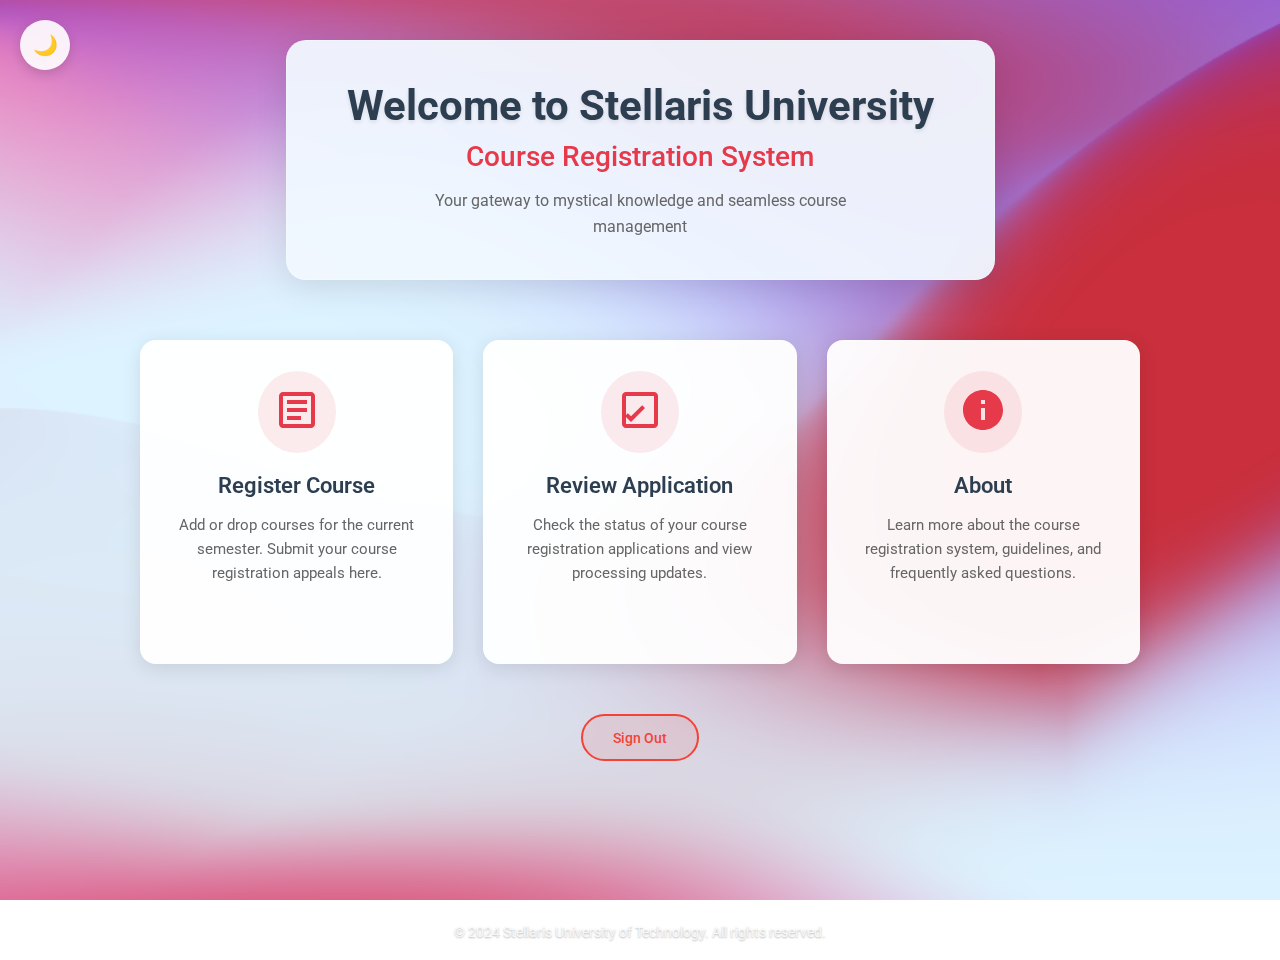
<file: index.html>
<!DOCTYPE html>
<html lang="en">

<head>
    <meta charset="UTF-8">
    <meta name="viewport" content="width=device-width, initial-scale=1.0">
    <link rel="stylesheet" href="style/style.css">
    <link rel="preconnect" href="https://fonts.googleapis.com">
    <link rel="preconnect" href="https://fonts.gstatic.com" crossorigin>
    <link
        href="https://fonts.googleapis.com/css2?family=Ribeye&family=Roboto:ital,wght@0,100..900;1,100..900&display=swap"
        rel="stylesheet">
    <title>Stellaris University Course Registration System</title>
</head>

<body>
    <div class="main-container">
        <!-- Header Section -->
        <header class="main-header">
            <div class="logo-section">
                <h1 class="main-title">Welcome to Stellaris University</h1>
                <h2 class="sub-title">Course Registration System</h2>
                <p class="welcome-text">Your gateway to mystical knowledge and seamless course management</p>
            </div>
        </header>

        <!-- Navigation Cards Section -->
        <section class="navigation-section">
            <div class="nav-cards-container">
                <div class="nav-card" onclick="location.href='course-registration.html'">
                    <div class="card-icon">
                        <svg width="48" height="48" viewBox="0 0 24 24" fill="none" xmlns="http://www.w3.org/2000/svg">
                            <path
                                d="M19 3H5C3.9 3 3 3.9 3 5V19C3 20.1 3.9 21 5 21H19C20.1 21 21 20.1 21 19V5C21 3.9 20.1 3 19 3ZM5 19V5H19V19H5Z"
                                fill="currentColor" />
                            <path d="M14 17H7V15H14V17ZM17 13H7V11H17V13ZM17 9H7V7H17V9Z" fill="currentColor" />
                        </svg>
                    </div>
                    <h3 class="card-title">Register Course</h3>
                    <p class="card-description">Add or drop courses for the current semester. Submit your course
                        registration appeals here.</p>
                    <div class="card-arrow">→</div>
                </div>

                <div class="nav-card" onclick="location.href='review-application.html'">
                    <div class="card-icon">
                        <svg width="48" height="48" viewBox="0 0 24 24" fill="none" xmlns="http://www.w3.org/2000/svg">
                            <path
                                d="M19 3H5C3.9 3 3 3.9 3 5V19C3 20.1 3.9 21 5 21H19C20.1 21 21 20.1 21 19V5C21 3.9 20.1 3 19 3ZM19 19H5V5H19V19Z"
                                fill="currentColor" />
                            <path d="M7.5 18L4.5 15L5.91 13.59L7.5 15.17L13.09 9.59L14.5 11L7.5 18Z"
                                fill="currentColor" />
                        </svg>
                    </div>
                    <h3 class="card-title">Review Application</h3>
                    <p class="card-description">Check the status of your course registration applications and view
                        processing updates.</p>
                    <div class="card-arrow">→</div>
                </div>

                <div class="nav-card" onclick="location.href='about.html'">
                    <div class="card-icon">
                        <svg width="48" height="48" viewBox="0 0 24 24" fill="none" xmlns="http://www.w3.org/2000/svg">
                            <path
                                d="M12 2C6.48 2 2 6.48 2 12C2 17.52 6.48 22 12 22C17.52 22 22 17.52 22 12C22 6.48 17.52 2 12 2ZM13 17H11V11H13V17ZM13 9H11V7H13V9Z"
                                fill="currentColor" />
                        </svg>
                    </div>
                    <h3 class="card-title">About</h3>
                    <p class="card-description">Learn more about the course registration system, guidelines, and
                        frequently asked questions.</p>
                    <div class="card-arrow">→</div>
                </div>
            </div>
        </section>

        <!-- Quick Actions Section -->
        <section class="quick-actions">
            <div class="actions-container">
                <div class="action-item">
                    <a href="login.html" class="action-link signout-action">
                        <span class="action-text">Sign Out</span>
                    </a>
                </div>
            </div>
        </section>

        <!-- Footer Section -->
        <footer class="main-footer">
            <p>&copy; 2024 Stellaris University of Technology. All rights reserved.</p>
        </footer>
    </div>

    <script src="script/main.js"></script>
</body>

</html>
</file>
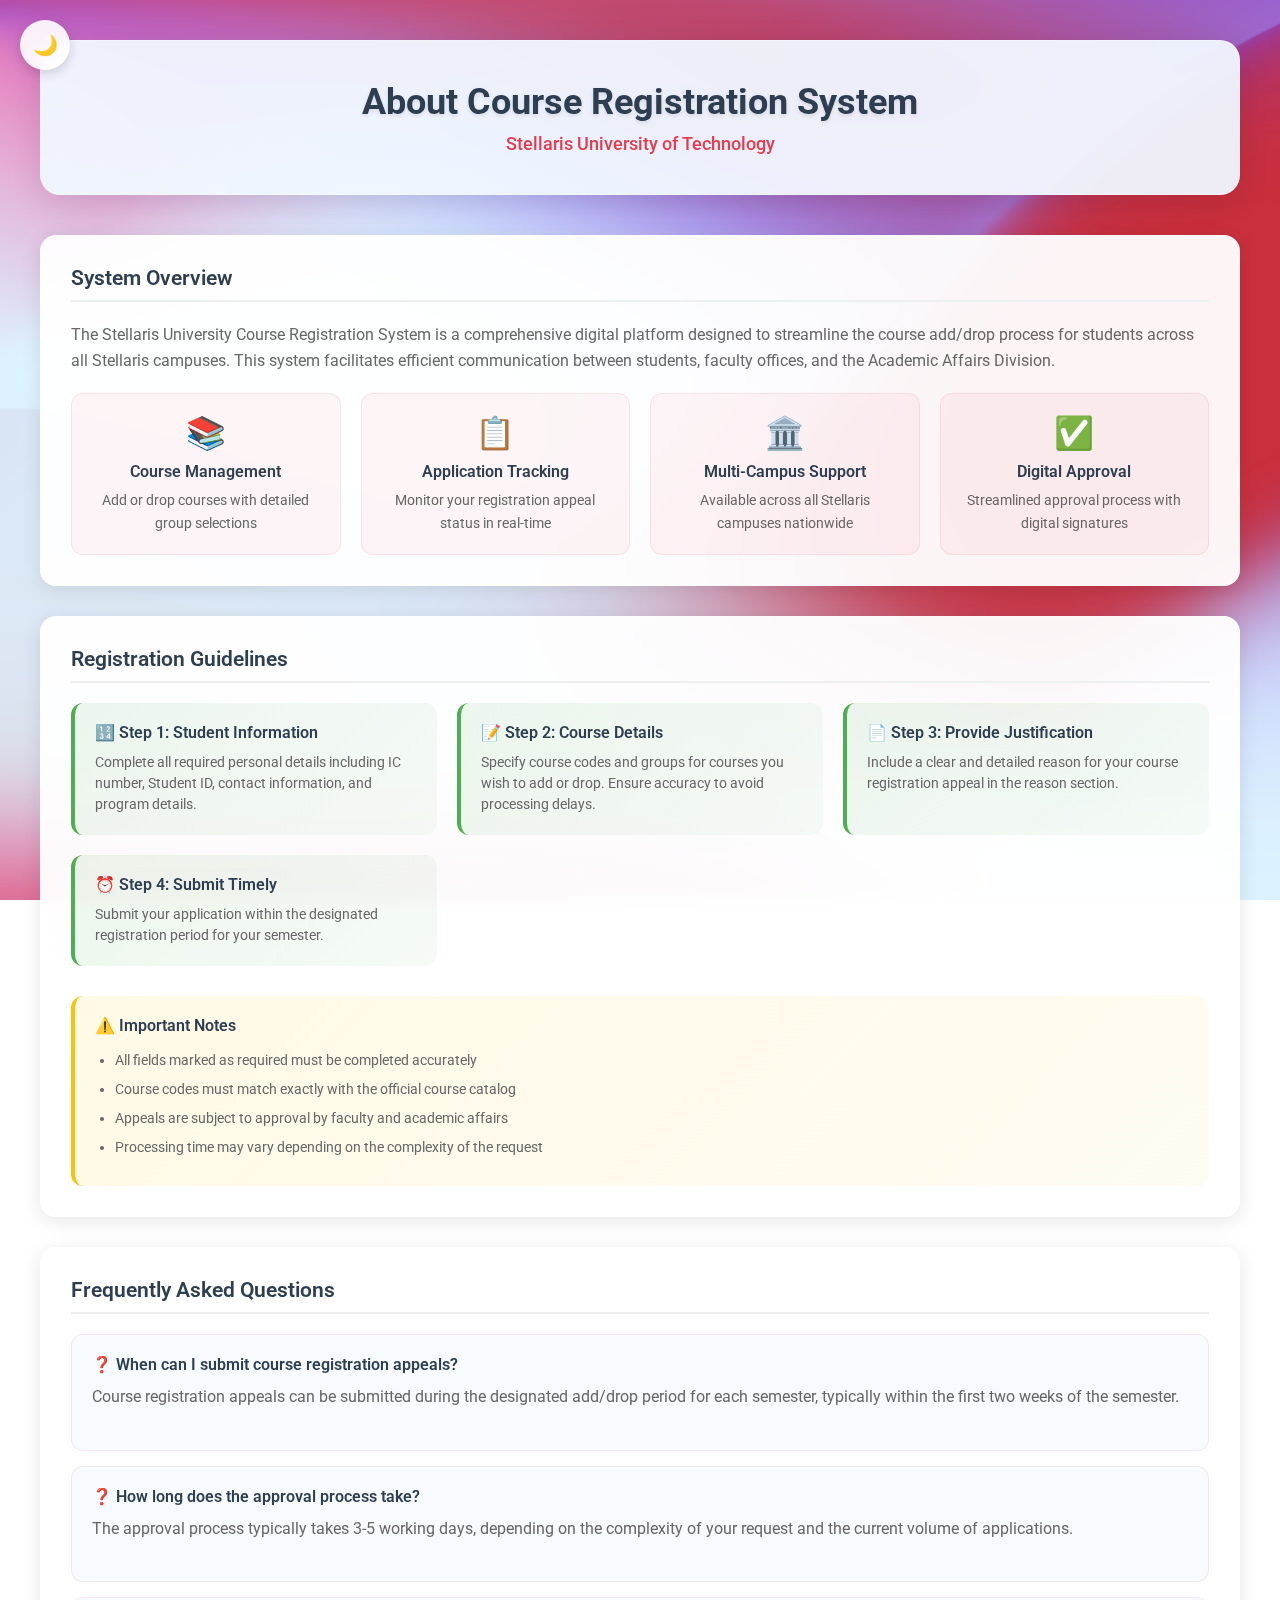
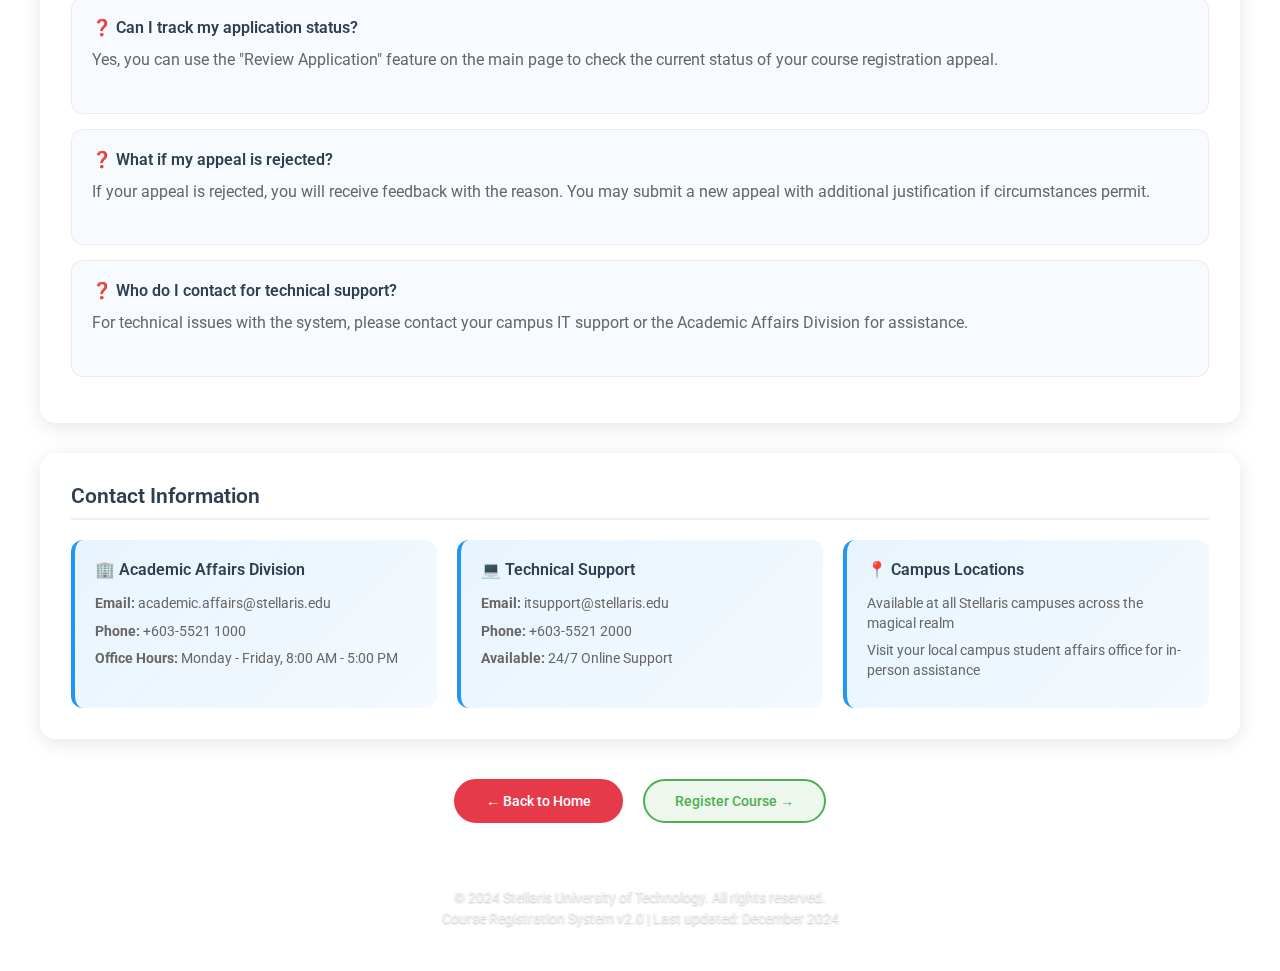
<file: about.html>
<!DOCTYPE html>
<html lang="en">

<head>
    <meta charset="UTF-8">
    <meta name="viewport" content="width=device-width, initial-scale=1.0">
    <link rel="stylesheet" href="style/style.css">
    <link rel="preconnect" href="https://fonts.googleapis.com">
    <link rel="preconnect" href="https://fonts.gstatic.com" crossorigin>
    <link
        href="https://fonts.googleapis.com/css2?family=Ribeye&family=Roboto:ital,wght@0,100..900;1,100..900&display=swap"
        rel="stylesheet">
    <title>About - Stellaris University Course Registration System</title>
</head>

<body>
    <div class="about-container">
        <!-- Header Section -->
        <header class="about-header">
            <div class="about-logo-section">
                <h1 class="about-title">About Course Registration System</h1>
                <p class="about-subtitle">Stellaris University of Technology</p>
            </div>
        </header>

        <!-- Main Content -->
        <main class="about-content">
            <!-- System Overview -->
            <section class="about-section">
                <div class="section-card">
                    <h2 class="section-title">System Overview</h2>
                    <div class="section-content">
                        <p>The Stellaris University Course Registration System is a comprehensive digital platform
                            designed to
                            streamline the course add/drop process for students across all Stellaris campuses. This
                            system
                            facilitates efficient communication between students, faculty offices, and the Academic
                            Affairs Division.</p>

                        <div class="features-grid">
                            <div class="feature-item">
                                <div class="feature-icon">📚</div>
                                <h3>Course Management</h3>
                                <p>Add or drop courses with detailed group selections</p>
                            </div>
                            <div class="feature-item">
                                <div class="feature-icon">📋</div>
                                <h3>Application Tracking</h3>
                                <p>Monitor your registration appeal status in real-time</p>
                            </div>
                            <div class="feature-item">
                                <div class="feature-icon">🏛️</div>
                                <h3>Multi-Campus Support</h3>
                                <p>Available across all Stellaris campuses nationwide</p>
                            </div>
                            <div class="feature-item">
                                <div class="feature-icon">✅</div>
                                <h3>Digital Approval</h3>
                                <p>Streamlined approval process with digital signatures</p>
                            </div>
                        </div>
                    </div>
                </div>
            </section>

            <!-- Guidelines -->
            <section class="about-section">
                <div class="section-card">
                    <h2 class="section-title">Registration Guidelines</h2>
                    <div class="section-content">
                        <div class="guidelines-grid">
                            <div class="guideline-item">
                                <h3>🔢 Step 1: Student Information</h3>
                                <p>Complete all required personal details including IC number, Student ID, contact
                                    information, and program details.</p>
                            </div>
                            <div class="guideline-item">
                                <h3>📝 Step 2: Course Details</h3>
                                <p>Specify course codes and groups for courses you wish to add or drop. Ensure accuracy
                                    to avoid processing delays.</p>
                            </div>
                            <div class="guideline-item">
                                <h3>📄 Step 3: Provide Justification</h3>
                                <p>Include a clear and detailed reason for your course registration appeal in the reason
                                    section.</p>
                            </div>
                            <div class="guideline-item">
                                <h3>⏰ Step 4: Submit Timely</h3>
                                <p>Submit your application within the designated registration period for your semester.
                                </p>
                            </div>
                        </div>

                        <div class="important-notice">
                            <h3>⚠️ Important Notes</h3>
                            <ul>
                                <li>All fields marked as required must be completed accurately</li>
                                <li>Course codes must match exactly with the official course catalog</li>
                                <li>Appeals are subject to approval by faculty and academic affairs</li>
                                <li>Processing time may vary depending on the complexity of the request</li>
                            </ul>
                        </div>
                    </div>
                </div>
            </section>

            <!-- FAQ Section -->
            <section class="about-section">
                <div class="section-card">
                    <h2 class="section-title">Frequently Asked Questions</h2>
                    <div class="section-content">
                        <div class="faq-list">
                            <div class="faq-item">
                                <h3 class="faq-question">❓ When can I submit course registration appeals?</h3>
                                <p class="faq-answer">Course registration appeals can be submitted during the designated
                                    add/drop period for each semester, typically within the first two weeks of the
                                    semester.</p>
                            </div>

                            <div class="faq-item">
                                <h3 class="faq-question">❓ How long does the approval process take?</h3>
                                <p class="faq-answer">The approval process typically takes 3-5 working days, depending
                                    on the complexity of your request and the current volume of applications.</p>
                            </div>

                            <div class="faq-item">
                                <h3 class="faq-question">❓ Can I track my application status?</h3>
                                <p class="faq-answer">Yes, you can use the "Review Application" feature on the main page
                                    to check the current status of your course registration appeal.</p>
                            </div>

                            <div class="faq-item">
                                <h3 class="faq-question">❓ What if my appeal is rejected?</h3>
                                <p class="faq-answer">If your appeal is rejected, you will receive feedback with the
                                    reason. You may submit a new appeal with additional justification if circumstances
                                    permit.</p>
                            </div>

                            <div class="faq-item">
                                <h3 class="faq-question">❓ Who do I contact for technical support?</h3>
                                <p class="faq-answer">For technical issues with the system, please contact your campus
                                    IT support or the Academic Affairs Division for assistance.</p>
                            </div>
                        </div>
                    </div>
                </div>
            </section>

            <!-- Contact Information -->
            <section class="about-section">
                <div class="section-card">
                    <h2 class="section-title">Contact Information</h2>
                    <div class="section-content">
                        <div class="contact-grid">
                            <div class="contact-item">
                                <h3>🏢 Academic Affairs Division</h3>
                                <p><strong>Email:</strong> academic.affairs@stellaris.edu</p>
                                <p><strong>Phone:</strong> +603-5521 1000</p>
                                <p><strong>Office Hours:</strong> Monday - Friday, 8:00 AM - 5:00 PM</p>
                            </div>

                            <div class="contact-item">
                                <h3>💻 Technical Support</h3>
                                <p><strong>Email:</strong> itsupport@stellaris.edu</p>
                                <p><strong>Phone:</strong> +603-5521 2000</p>
                                <p><strong>Available:</strong> 24/7 Online Support</p>
                            </div>

                            <div class="contact-item">
                                <h3>📍 Campus Locations</h3>
                                <p>Available at all Stellaris campuses across the magical realm</p>
                                <p>Visit your local campus student affairs office for in-person assistance</p>
                            </div>
                        </div>
                    </div>
                </div>
            </section>
        </main>

        <!-- Navigation -->
        <div class="about-navigation">
            <a href="index.html" class="nav-btn primary-btn">← Back to Home</a>
            <a href="course-registration.html" class="nav-btn secondary-btn">Register Course →</a>
        </div>

        <!-- Footer -->
        <footer class="about-footer">
            <p>&copy; 2024 Stellaris University of Technology. All rights reserved.</p>
            <p>Course Registration System v2.0 | Last updated: December 2024</p>
        </footer>
    </div>

    <script src="script/main.js"></script>
</body>

</html>
</file>
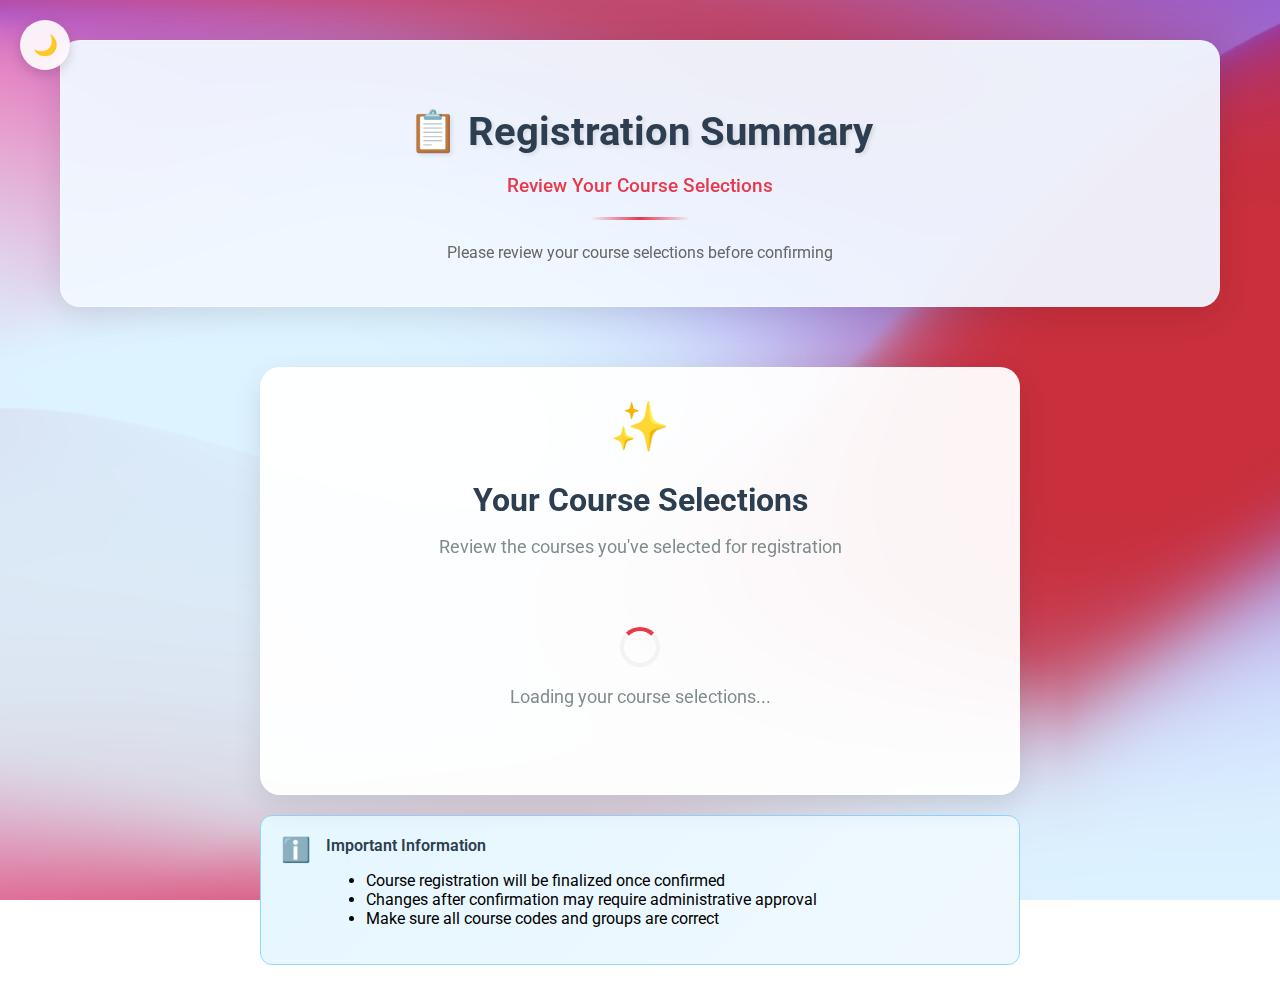
<file: course-confirmation.html>
<!DOCTYPE html>
<html lang="en">

<head>
    <meta charset="UTF-8">
    <meta name="viewport" content="width=device-width, initial-scale=1.0">
    <link rel="stylesheet" href="style/style.css">
    <link rel="preconnect" href="https://fonts.googleapis.com">
    <link rel="preconnect" href="https://fonts.gstatic.com" crossorigin>
    <link
        href="https://fonts.googleapis.com/css2?family=Ribeye&family=Roboto:ital,wght@0,100..900;1,100..900&display=swap"
        rel="stylesheet">
    <title>Course Registration Summary - Stellaris University</title>
</head>

<body>
    <div class="course-registration-container">
        <!-- Header Section -->
        <header class="course-header">
            <div class="header-content">
                <h1 class="course-title">📋 Registration Summary</h1>
                <p class="course-subtitle">Review Your Course Selections</p>
                <div class="magic-divider"></div>
                <p class="course-description">Please review your course selections before confirming</p>
            </div>
        </header>

        <!-- Summary Container -->
        <div class="confirmation-container">
            <div class="summary-card">
                <div class="summary-header">
                    <div class="summary-icon">✨</div>
                    <h2 class="summary-title">Your Course Selections</h2>
                    <p class="summary-description">Review the courses you've selected for registration</p>
                </div>

                <!-- Loading State -->
                <div id="loading-state" class="loading-state">
                    <div class="loading-spinner"></div>
                    <p>Loading your course selections...</p>
                </div>

                <!-- No Courses State -->
                <div id="no-courses-state" class="no-courses-state" style="display: none;">
                    <div class="no-courses-icon">📚</div>
                    <h3>No Course Data Found</h3>
                    <p>It seems you haven't selected any courses yet.</p>
                    <a href="course-registration.html" class="btn btn-primary">
                        <span class="btn-icon">➕</span>
                        Start Course Registration
                    </a>
                </div>

                <!-- Courses Summary -->
                <div id="courses-summary" class="courses-summary" style="display: none;">
                    <div class="summary-section">
                        <h3 class="section-title">
                            <span class="section-icon">📖</span>
                            Courses to Add
                        </h3>
                        <div id="courses-list" class="courses-list">
                            <!-- Courses will be populated by JavaScript -->
                        </div>
                    </div>

                    <div class="confirmation-question">
                        <div class="question-card">
                            <div class="question-icon">❓</div>
                            <h3>Is this information correct?</h3>
                            <p>Please review your course selections carefully. You can go back to make changes if
                                needed.</p>
                        </div>
                    </div>

                    <!-- Action Buttons -->
                    <div class="confirmation-actions">
                        <button type="button" id="edit-courses-btn" class="btn btn-outline">
                            <span class="btn-icon">✏️</span>
                            Edit Courses
                        </button>
                        <button type="button" id="confirm-registration-btn" class="btn btn-primary">
                            <span class="btn-icon">✅</span>
                            Confirm Registration
                        </button>
                    </div>
                </div>
            </div>

            <!-- Registration Info -->
            <div class="info-card">
                <div class="info-icon">ℹ️</div>
                <div class="info-content">
                    <h4>Important Information</h4>
                    <ul>
                        <li>Course registration will be finalized once confirmed</li>
                        <li>Changes after confirmation may require administrative approval</li>
                        <li>Make sure all course codes and groups are correct</li>
                    </ul>
                </div>
            </div>
        </div>
    </div>

    <script src="script/main.js"></script>
    <script>
        // Course Confirmation Page Specific Logic
        document.addEventListener('DOMContentLoaded', function () {
            loadCourseConfirmation();
        });

        function loadCourseConfirmation() {
            setTimeout(() => {
                let courseData = null;

                // First try to get data from localStorage
                const savedData = localStorage.getItem('stellaris_course_registration');
                if (savedData) {
                    courseData = JSON.parse(savedData);
                } else {
                    // Fallback: check URL parameters
                    const urlParams = new URLSearchParams(window.location.search);
                    const paramData = {};

                    // Extract course data from URL parameters
                    for (let [key, value] of urlParams) {
                        if (key.startsWith('add_course') || key.startsWith('add_group')) {
                            paramData[key] = value;
                        }
                    }

                    // Check if we found any course data in URL
                    const hasCourseData = Object.keys(paramData).some(key =>
                        key.startsWith('add_course') && paramData[key]
                    );

                    if (hasCourseData) {
                        courseData = paramData;
                        // Save to localStorage for consistency
                        courseData.timestamp = new Date().toISOString();
                        courseData.status = 'submitted';
                        localStorage.setItem('stellaris_course_registration', JSON.stringify(courseData));
                    }
                }

                if (!courseData) {
                    showNoCourses();
                    return;
                }

                displayCourseSummary(courseData);
            }, 1000); // Simulate loading
        }

        function showNoCourses() {
            document.getElementById('loading-state').style.display = 'none';
            document.getElementById('no-courses-state').style.display = 'block';
        }

        function displayCourseSummary(courseData) {
            const coursesList = document.getElementById('courses-list');
            const coursesToAdd = [];

            // Extract courses to add
            for (let i = 1; i <= 10; i++) {
                const courseCode = courseData[`add_course${i}`];
                const courseGroup = courseData[`add_group${i}`];

                if (courseCode && courseCode.trim()) {
                    coursesToAdd.push({
                        code: courseCode.trim(),
                        group: courseGroup ? courseGroup.trim() : 'Not specified'
                    });
                }
            }

            if (coursesToAdd.length === 0) {
                showNoCourses();
                return;
            }

            // Display courses
            coursesList.innerHTML = coursesToAdd.map((course, index) => `
                <div class="course-item">
                    <div class="course-number">${index + 1}</div>
                    <div class="course-details">
                        <div class="course-code">
                            <span class="label">Course Code:</span>
                            <span class="value">${course.code}</span>
                        </div>
                        <div class="course-group">
                            <span class="label">Group:</span>
                            <span class="value">${course.group}</span>
                        </div>
                    </div>
                    <div class="course-status">
                        <span class="status-badge status-add">Add</span>
                    </div>
                </div>
            `).join('');

            // Show summary section
            document.getElementById('loading-state').style.display = 'none';
            document.getElementById('courses-summary').style.display = 'block';

            // Add event listeners
            document.getElementById('edit-courses-btn').addEventListener('click', function () {
                window.location.href = 'course-registration.html';
            });

            document.getElementById('confirm-registration-btn').addEventListener('click', function () {
                confirmRegistration(coursesToAdd);
            });
        }

        function confirmRegistration(courses) {
            // Update the saved data with confirmed status
            const savedData = JSON.parse(localStorage.getItem('stellaris_course_registration'));
            savedData.status = 'confirmed';
            savedData.confirmed_timestamp = new Date().toISOString();
            localStorage.setItem('stellaris_course_registration', JSON.stringify(savedData));

            // Show success message
            showNotification('🎓 Course registration confirmed successfully!', 'success');

            // Redirect to home page after delay
            setTimeout(() => {
                window.location.href = 'index.html';
            }, 2000);
        }
    </script>
</body>

</html>
</file>
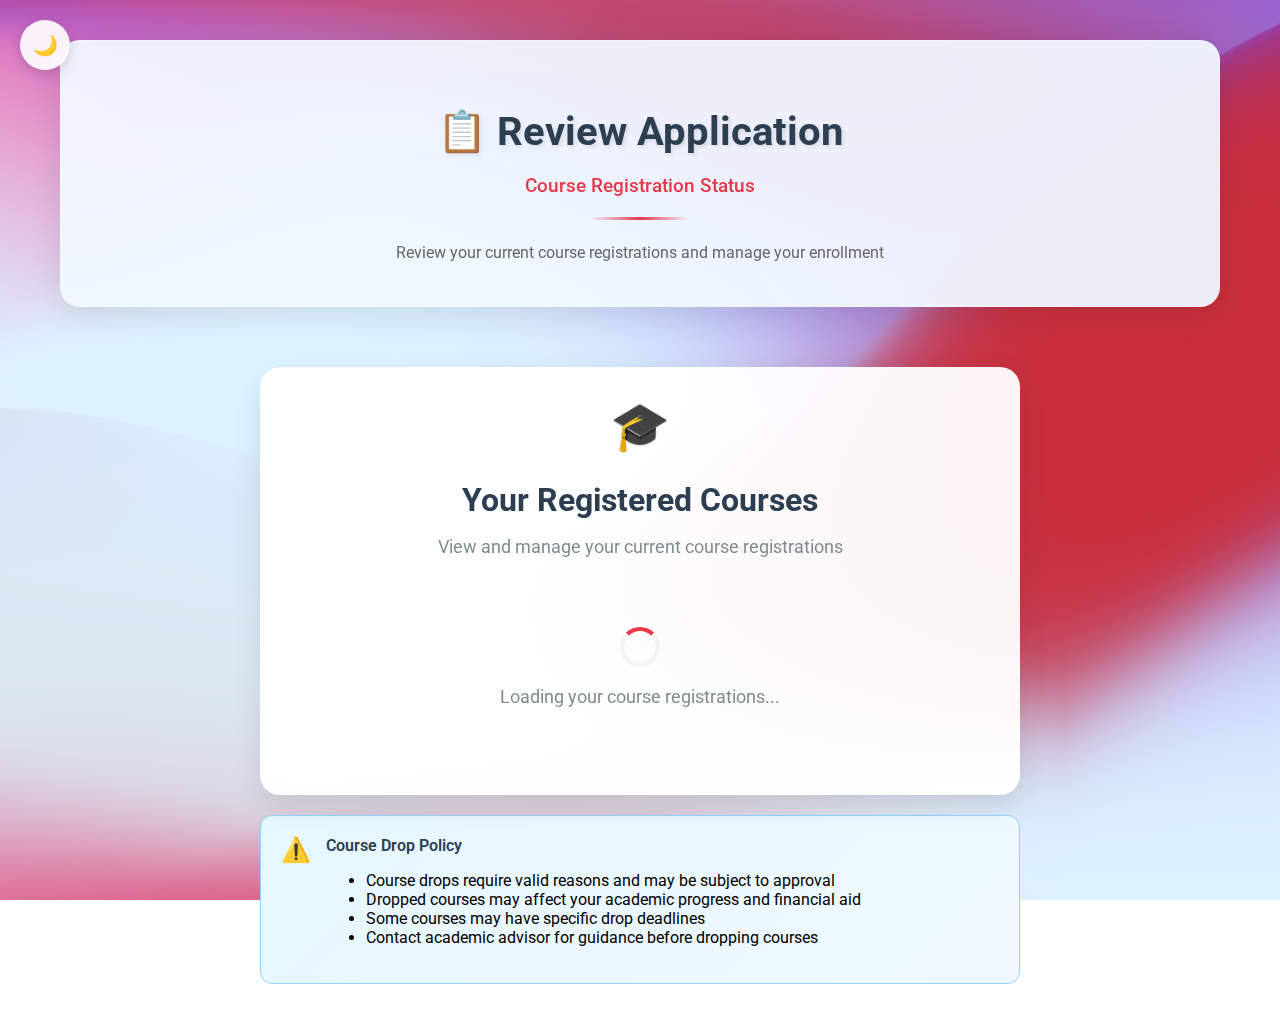
<file: course-drop-reason.html>
<!DOCTYPE html>
<html lang="en">

<head>
    <meta charset="UTF-8">
    <meta name="viewport" content="width=device-width, initial-scale=1.0">
    <link rel="stylesheet" href="style/style.css">
    <link rel="preconnect" href="https://fonts.googleapis.com">
    <link rel="preconnect" href="https://fonts.gstatic.com" crossorigin>
    <link
        href="https://fonts.googleapis.com/css2?family=Ribeye&family=Roboto:ital,wght@0,100..900;1,100..900&display=swap"
        rel="stylesheet">
    <title>Course Drop Request - Stellaris University</title>
</head>

<body>
    <div class="course-registration-container">
        <!-- Header Section -->
        <header class="course-header">
            <div class="header-content">
                <h1 class="course-title">🗑️ Course Drop Request</h1>
                <p class="course-subtitle">Drop Course Application</p>
                <div class="magic-divider"></div>
                <p class="course-description">Please provide a valid reason for dropping this course</p>
            </div>
        </header>

        <!-- Drop Request Form -->
        <div class="form-wizard">
            <form class="registration-form drop-form" id="drop-form">
                <!-- Course Information Section -->
                <section class="form-step active">
                    <div class="step-card">
                        <div class="step-header">
                            <div class="step-icon">📚</div>
                            <h2 class="step-title">Course to Drop</h2>
                            <p class="step-description">Confirm the course you want to drop</p>
                        </div>

                        <div class="course-drop-info" id="course-drop-info">
                            <!-- Course info will be populated by JavaScript -->
                        </div>
                    </div>
                </section>

                <!-- Reason Selection Section -->
                <section class="form-step active">
                    <div class="step-card">
                        <div class="step-header">
                            <div class="step-icon">❓</div>
                            <h2 class="step-title">Reason for Dropping</h2>
                            <p class="step-description">Select or provide a valid reason for dropping this course</p>
                        </div>

                        <div class="reason-selection">
                            <div class="radio-group">
                                <div class="radio-option">
                                    <input type="radio" id="reason-schedule" name="drop_reason"
                                        value="schedule_conflict">
                                    <div class="radio-custom"></div>
                                    <label for="reason-schedule">
                                        <strong>Schedule Conflict</strong>
                                        <span>Course time conflicts with another course or commitment</span>
                                    </label>
                                </div>

                                <div class="radio-option">
                                    <input type="radio" id="reason-workload" name="drop_reason"
                                        value="excessive_workload">
                                    <div class="radio-custom"></div>
                                    <label for="reason-workload">
                                        <strong>Excessive Workload</strong>
                                        <span>Taking too many courses this semester</span>
                                    </label>
                                </div>

                                <div class="radio-option">
                                    <input type="radio" id="reason-prerequisite" name="drop_reason"
                                        value="missing_prerequisite">
                                    <div class="radio-custom"></div>
                                    <label for="reason-prerequisite">
                                        <strong>Missing Prerequisite</strong>
                                        <span>Discovered I don't meet the course prerequisites</span>
                                    </label>
                                </div>

                                <div class="radio-option">
                                    <input type="radio" id="reason-personal" name="drop_reason"
                                        value="personal_reasons">
                                    <div class="radio-custom"></div>
                                    <label for="reason-personal">
                                        <strong>Personal Reasons</strong>
                                        <span>Health, family, or other personal circumstances</span>
                                    </label>
                                </div>

                                <div class="radio-option">
                                    <input type="radio" id="reason-academic" name="drop_reason"
                                        value="academic_planning">
                                    <div class="radio-custom"></div>
                                    <label for="reason-academic">
                                        <strong>Academic Planning</strong>
                                        <span>Course doesn't fit my degree plan or career goals</span>
                                    </label>
                                </div>

                                <div class="radio-option">
                                    <input type="radio" id="reason-financial" name="drop_reason"
                                        value="financial_constraints">
                                    <div class="radio-custom"></div>
                                    <label for="reason-financial">
                                        <strong>Financial Constraints</strong>
                                        <span>Cannot afford the course fees</span>
                                    </label>
                                </div>

                                <div class="radio-option">
                                    <input type="radio" id="reason-other" name="drop_reason" value="other">
                                    <div class="radio-custom"></div>
                                    <label for="reason-other">
                                        <strong>Other</strong>
                                        <span>Please specify in the text area below</span>
                                    </label>
                                </div>
                            </div>
                        </div>
                    </div>
                </section>

                <!-- Additional Details Section -->
                <section class="form-step active">
                    <div class="step-card">
                        <div class="step-header">
                            <div class="step-icon">📝</div>
                            <h2 class="step-title">Additional Details</h2>
                            <p class="step-description">Provide additional explanation for your drop request</p>
                        </div>

                        <div class="reason-section">
                            <label class="field-label" for="drop-explanation">
                                Detailed Explanation <span class="required">*</span>
                            </label>
                            <textarea id="drop-explanation" name="drop_explanation" class="modern-textarea"
                                placeholder="Please provide a detailed explanation for dropping this course. This information will help the academic office process your request."
                                rows="6" maxlength="500"></textarea>
                            <div class="textarea-footer">
                                <span class="char-count">0/500</span>
                            </div>
                        </div>

                        <div class="info-card">
                            <div class="info-icon">💡</div>
                            <div class="info-content">
                                <h4>Important Notes</h4>
                                <ul>
                                    <li>Course drop requests are subject to academic office approval</li>
                                    <li>Dropping courses may affect your graduation timeline</li>
                                    <li>Financial implications may apply depending on the drop date</li>
                                    <li>Consult with your academic advisor before finalizing</li>
                                </ul>
                            </div>
                        </div>
                    </div>
                </section>

                <!-- Form Actions -->
                <div class="form-actions">
                    <div class="action-buttons">
                        <a href="review-application.html" class="btn btn-secondary">
                            <span class="btn-icon">←</span>
                            Back to Review
                        </a>
                        <button type="reset" class="btn btn-outline">
                            <span class="btn-icon">🔄</span>
                            Reset Form
                        </button>
                        <button type="submit" class="btn btn-primary">
                            <span class="btn-icon">📨</span>
                            Submit Drop Request
                        </button>
                    </div>

                    <div class="form-footer">
                        <p class="footer-text">
                            <span class="footer-icon">🛡️</span>
                            Your drop request will be processed securely by the Academic Office
                        </p>
                    </div>
                </div>
            </form>
        </div>
    </div>

    <script src="script/main.js"></script>
    <script>
        // Course Drop Request Page Logic
        document.addEventListener('DOMContentLoaded', function () {
            loadDropRequest();
            initializeDropForm();
        });

        function loadDropRequest() {
            // Get course info from localStorage or URL parameters
            const dropData = localStorage.getItem('stellaris_course_drop_request');
            const urlParams = new URLSearchParams(window.location.search);

            let courseCode, courseGroup;

            if (dropData) {
                const data = JSON.parse(dropData);
                courseCode = data.courseCode;
                courseGroup = data.courseGroup;
            } else {
                courseCode = urlParams.get('course');
                courseGroup = urlParams.get('group');
            }

            if (!courseCode) {
                // Redirect back if no course specified
                window.location.href = 'review-application.html';
                return;
            }

            // Display course information
            displayCourseInfo(courseCode, courseGroup);
        }

        function displayCourseInfo(courseCode, courseGroup) {
            const courseInfoDiv = document.getElementById('course-drop-info');
            courseInfoDiv.innerHTML = `
                <div class="drop-course-card">
                    <div class="drop-course-icon">🗑️</div>
                    <div class="drop-course-details">
                        <h3>Course: ${courseCode}</h3>
                        <p>Group: ${courseGroup || 'Not specified'}</p>
                        <span class="drop-warning">This action will remove the course from your registration</span>
                    </div>
                </div>
            `;
        }

        function initializeDropForm() {
            const form = document.getElementById('drop-form');
            const textarea = document.getElementById('drop-explanation');
            const charCount = document.querySelector('.char-count');

            // Character counter
            textarea.addEventListener('input', function () {
                const remaining = this.value.length;
                charCount.textContent = `${remaining}/500`;

                if (remaining > 450) {
                    charCount.style.color = '#e6394a';
                } else {
                    charCount.style.color = '#666';
                }
            });

            // Form submission
            form.addEventListener('submit', function (e) {
                e.preventDefault();
                validateAndSubmitDropRequest();
            });

            // Show/hide explanation based on "Other" selection
            const radioButtons = document.querySelectorAll('input[name="drop_reason"]');
            radioButtons.forEach(radio => {
                radio.addEventListener('change', function () {
                    if (this.value === 'other') {
                        textarea.setAttribute('required', 'true');
                        textarea.placeholder = 'Since you selected "Other", please provide a detailed explanation for your drop request.';
                    } else {
                        textarea.removeAttribute('required');
                        textarea.placeholder = 'Please provide a detailed explanation for dropping this course. This information will help the academic office process your request.';
                    }
                });
            });
        }

        function validateAndSubmitDropRequest() {
            const selectedReason = document.querySelector('input[name="drop_reason"]:checked');
            const explanation = document.getElementById('drop-explanation').value.trim();

            // Validation
            if (!selectedReason) {
                showNotification('Please select a reason for dropping the course', 'error');
                return;
            }

            if (!explanation) {
                showNotification('Please provide a detailed explanation', 'error');
                return;
            }

            if (explanation.length < 20) {
                showNotification('Please provide a more detailed explanation (at least 20 characters)', 'error');
                return;
            }

            // Process drop request
            submitDropRequest(selectedReason.value, explanation);
        }

        function submitDropRequest(reason, explanation) {
            const dropData = JSON.parse(localStorage.getItem('stellaris_course_drop_request'));

            // Create drop request record
            const dropRequest = {
                courseCode: dropData.courseCode,
                courseGroup: dropData.courseGroup,
                courseId: dropData.courseId,
                reason: reason,
                explanation: explanation,
                requestDate: new Date().toISOString(),
                status: 'pending'
            };

            // Save drop request
            const existingRequests = JSON.parse(localStorage.getItem('stellaris_drop_requests') || '[]');
            existingRequests.push(dropRequest);
            localStorage.setItem('stellaris_drop_requests', JSON.stringify(existingRequests));

            // Remove course from active registration
            removeCourseFromRegistration(dropData.courseId);

            // Clean up temporary drop data
            localStorage.removeItem('stellaris_course_drop_request');

            showNotification('🎓 Drop request submitted successfully!', 'success');
            setTimeout(() => {
                window.location.href = 'review-application.html';
            }, 2000);
        }

        function removeCourseFromRegistration(courseId) {
            const registrationData = JSON.parse(localStorage.getItem('stellaris_course_registration'));

            if (registrationData) {
                // Remove the course
                delete registrationData[`add_course${courseId}`];
                delete registrationData[`add_group${courseId}`];

                // Update timestamp
                registrationData.last_modified = new Date().toISOString();

                // Save updated registration
                localStorage.setItem('stellaris_course_registration', JSON.stringify(registrationData));
            }
        }
    </script>
</body>

</html>
</file>
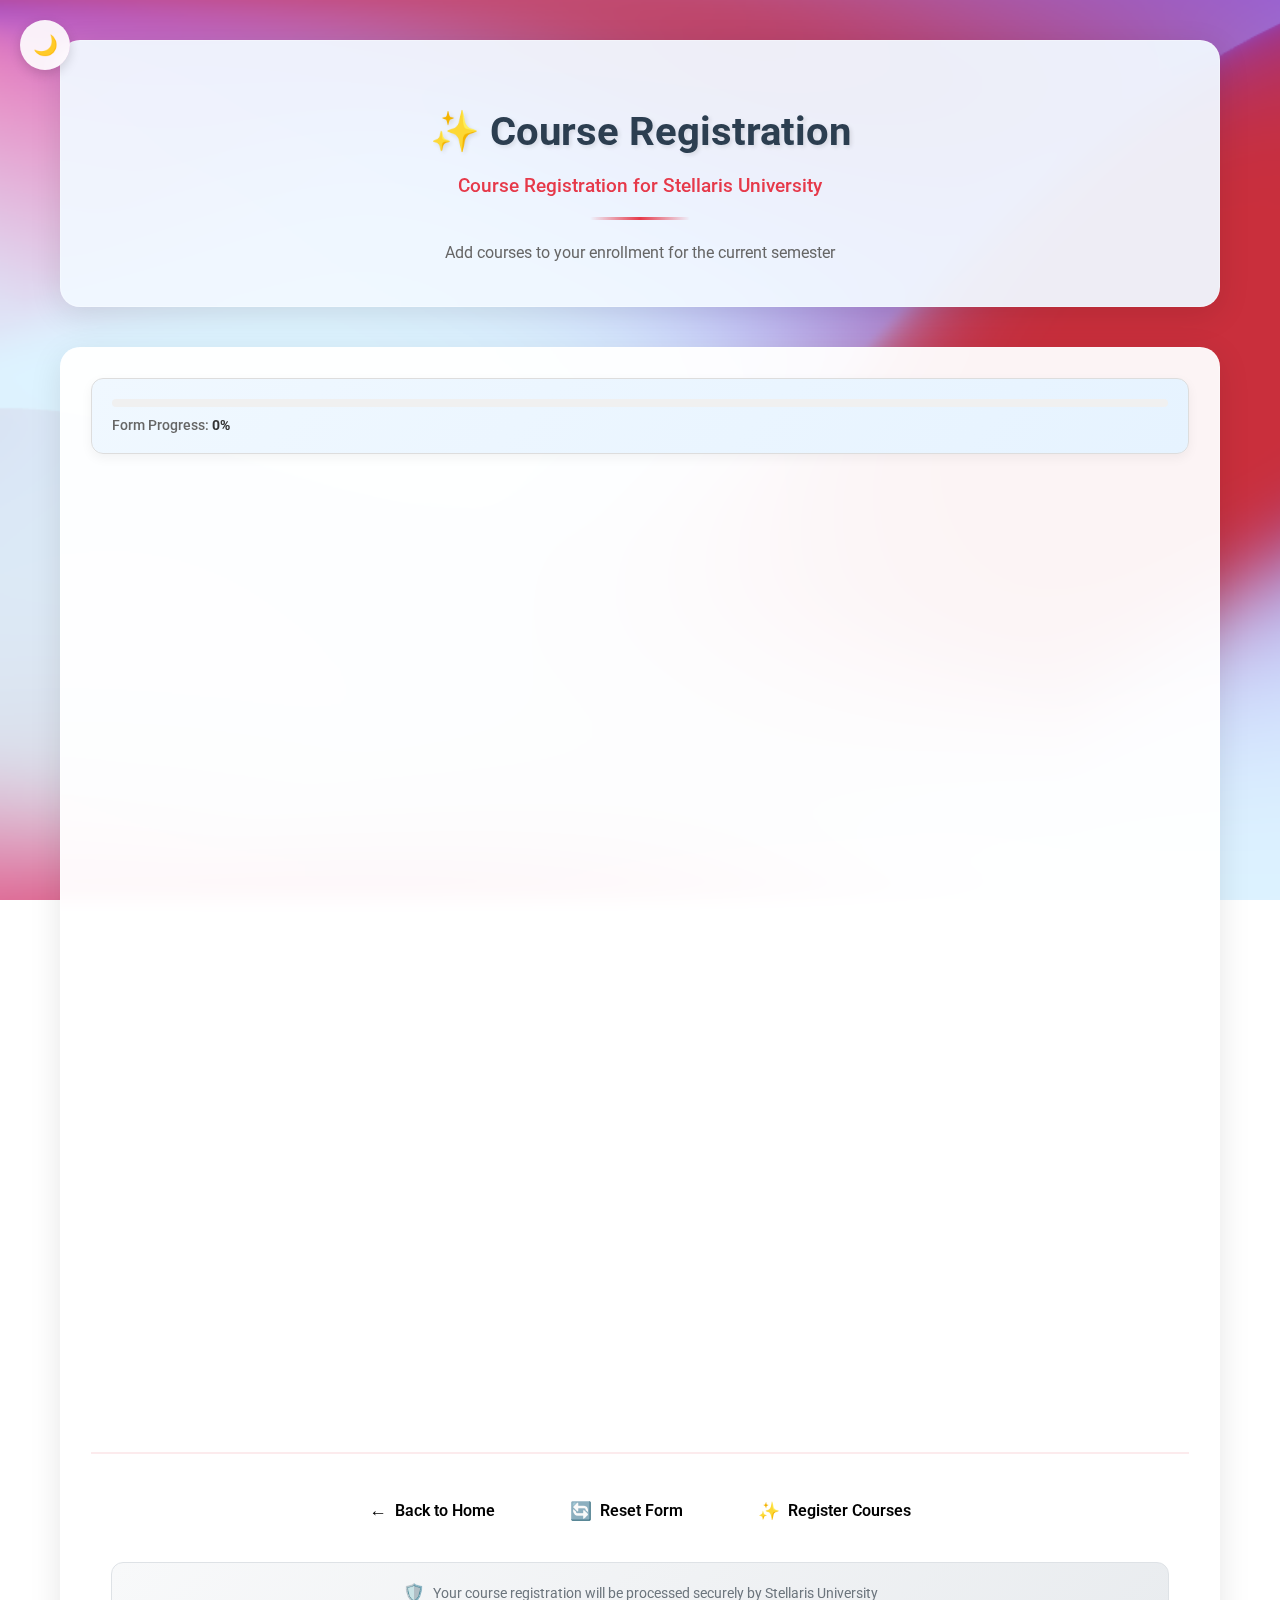
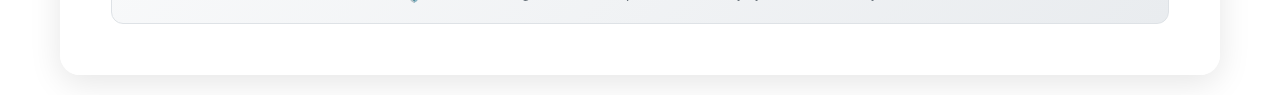
<file: course-registration.html>
<!DOCTYPE html>
<html lang="en">

<head>
    <meta charset="UTF-8">
    <meta name="viewport" content="width=device-width, initial-scale=1.0">
    <link rel="stylesheet" href="style/style.css">
    <link rel="preconnect" href="https://fonts.googleapis.com">
    <link rel="preconnect" href="https://fonts.gstatic.com" crossorigin>
    <link
        href="https://fonts.googleapis.com/css2?family=Ribeye&family=Roboto:ital,wght@0,100..900;1,100..900&display=swap"
        rel="stylesheet">
    <title>Course Registration - Stellaris University</title>
</head>

<body>
    <div class="course-registration-container">
        <!-- Header Section -->
        <header class="course-header">
            <div class="header-content">
                <h1 class="course-title">✨ Course Registration</h1>
                <p class="course-subtitle">Course Registration for Stellaris University</p>
                <div class="magic-divider"></div>
                <p class="course-description">Add courses to your enrollment for the current semester</p>
            </div>
        </header>

        <!-- Main Form Container -->
        <div class="form-wizard">
            <form class="registration-form">
                <!-- Section 1: Add Courses -->
                <section class="form-step active">
                    <div class="step-card">
                        <div class="step-header">
                            <div class="step-icon">➕</div>
                            <h2 class="step-title">Add Courses</h2>
                            <p class="step-description">Specify courses you wish to add to your enrollment</p>
                        </div>

                        <div class="courses-container">
                            <div class="course-row">
                                <div class="course-number">1</div>
                                <div class="course-fields">
                                    <div class="field-group">
                                        <label class="field-label">Course Code</label>
                                        <input type="text" name="add_course1" class="modern-input course-code"
                                            placeholder="ABC123">
                                        <span class="field-icon">📖</span>
                                    </div>
                                    <div class="field-group">
                                        <label class="field-label">Group</label>
                                        <input type="text" name="add_group1" class="modern-input" placeholder="A1">
                                        <span class="field-icon">👥</span>
                                    </div>
                                </div>
                            </div>

                            <div class="course-row">
                                <div class="course-number">2</div>
                                <div class="course-fields">
                                    <div class="field-group">
                                        <label class="field-label">Course Code</label>
                                        <input type="text" name="add_course2" class="modern-input course-code"
                                            placeholder="ABC123">
                                        <span class="field-icon">📖</span>
                                    </div>
                                    <div class="field-group">
                                        <label class="field-label">Group</label>
                                        <input type="text" name="add_group2" class="modern-input" placeholder="A1">
                                        <span class="field-icon">👥</span>
                                    </div>
                                </div>
                            </div>

                            <div class="course-row">
                                <div class="course-number">3</div>
                                <div class="course-fields">
                                    <div class="field-group">
                                        <label class="field-label">Course Code</label>
                                        <input type="text" name="add_course3" class="modern-input course-code"
                                            placeholder="ABC123">
                                        <span class="field-icon">📖</span>
                                    </div>
                                    <div class="field-group">
                                        <label class="field-label">Group</label>
                                        <input type="text" name="add_group3" class="modern-input" placeholder="A1">
                                        <span class="field-icon">👥</span>
                                    </div>
                                </div>
                            </div>

                            <div class="course-row">
                                <div class="course-number">4</div>
                                <div class="course-fields">
                                    <div class="field-group">
                                        <label class="field-label">Course Code</label>
                                        <input type="text" name="add_course4" class="modern-input course-code"
                                            placeholder="ABC123">
                                        <span class="field-icon">📖</span>
                                    </div>
                                    <div class="field-group">
                                        <label class="field-label">Group</label>
                                        <input type="text" name="add_group4" class="modern-input" placeholder="A1">
                                        <span class="field-icon">👥</span>
                                    </div>
                                </div>
                            </div>

                            <div class="add-course-section">
                                <button type="button" class="btn btn-outline add-course-btn">
                                    <span class="btn-icon">➕</span>
                                    Add Another Course
                                </button>
                            </div>
                        </div>

                        <div class="info-card">
                            <div class="info-icon">💡</div>
                            <div class="info-content">
                                <h4>Course Code Format</h4>
                                <p>Please use the format ABC123 (e.g., CSC574, MAT301, ENG201)</p>
                            </div>
                        </div>
                    </div>
                </section>





                <!-- Form Actions -->
                <div class="form-actions">
                    <div class="action-buttons">
                        <a href="index.html" class="btn btn-secondary">
                            <span class="btn-icon">←</span>
                            Back to Home
                        </a>
                        <button type="reset" class="btn btn-outline">
                            <span class="btn-icon">🔄</span>
                            Reset Form
                        </button>
                        <button type="submit" class="btn btn-primary">
                            <span class="btn-icon">✨</span>
                            Register Courses
                        </button>
                    </div>

                    <div class="form-footer">
                        <p class="footer-text">
                            <span class="footer-icon">🛡️</span>
                            Your course registration will be processed securely by Stellaris University
                        </p>
                    </div>
                </div>
            </form>
        </div>
    </div>

    <script src="script/main.js"></script>
</body>

</html>
</file>
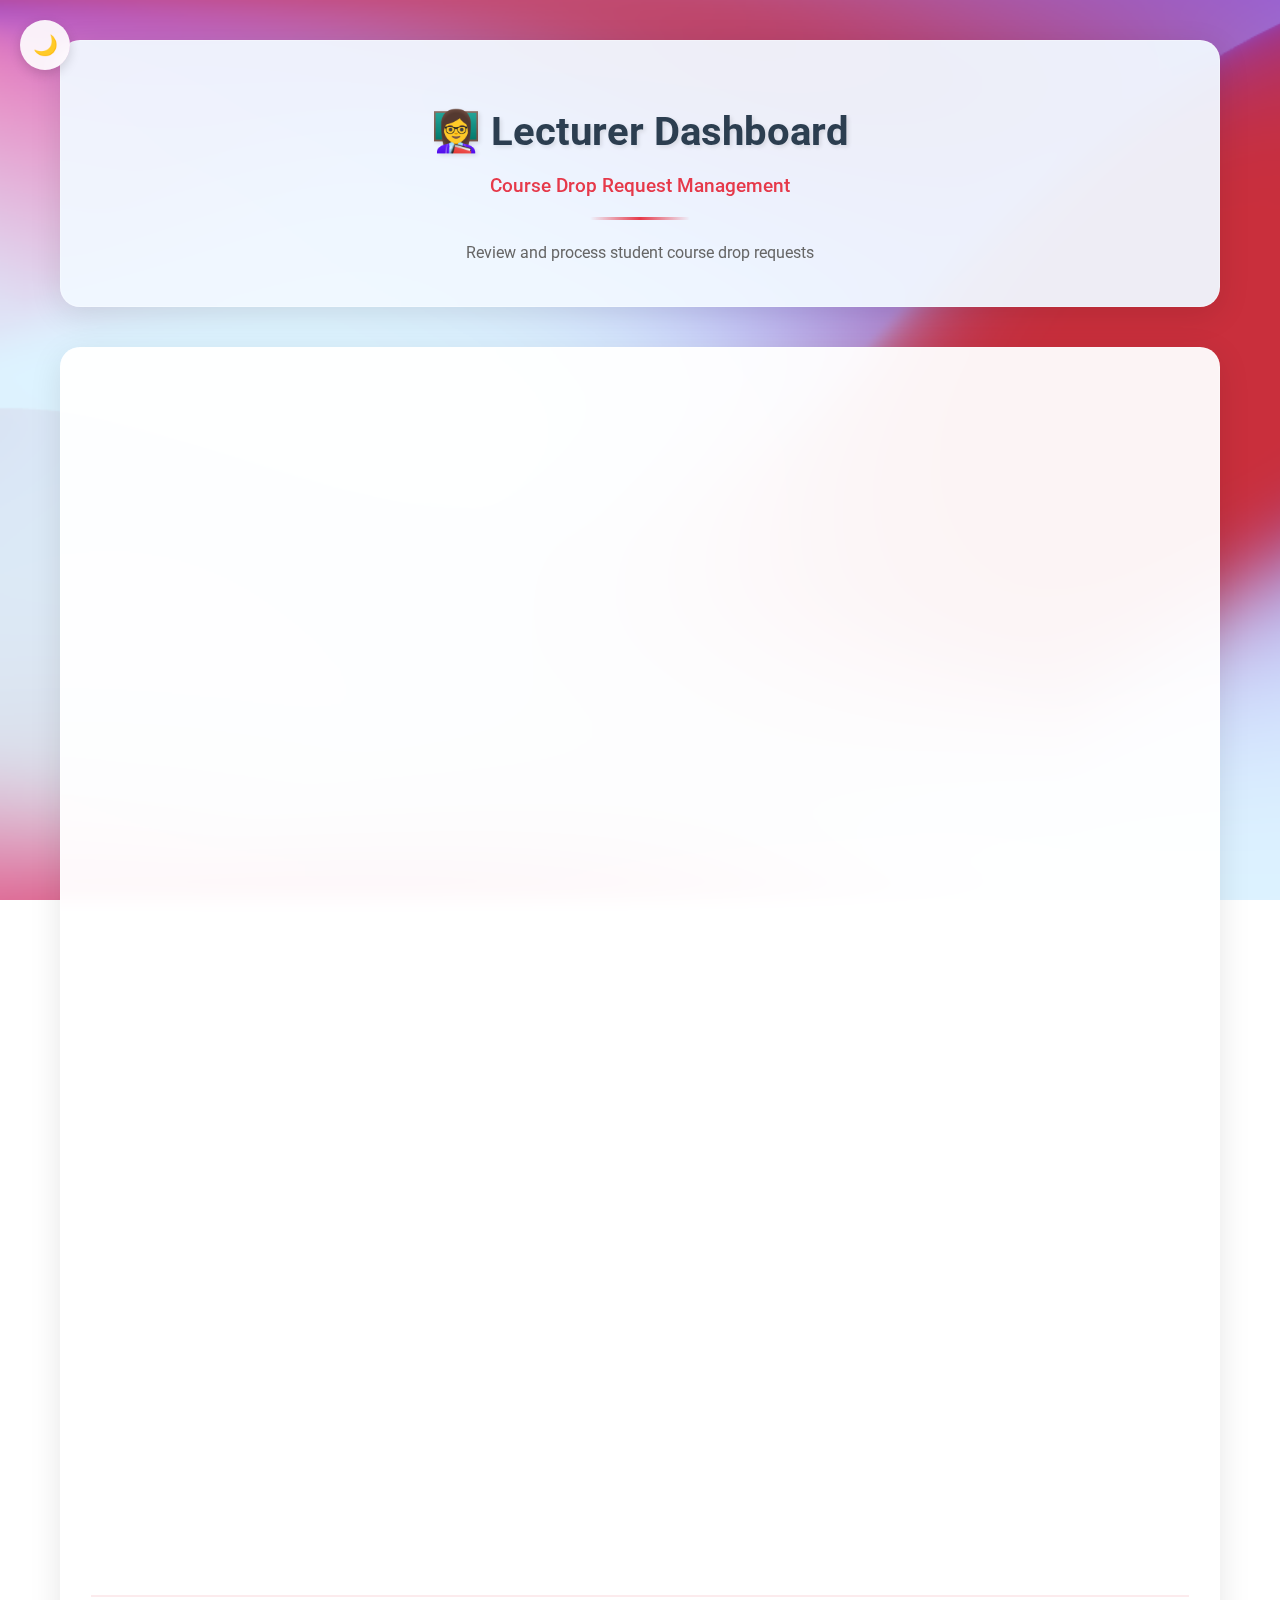
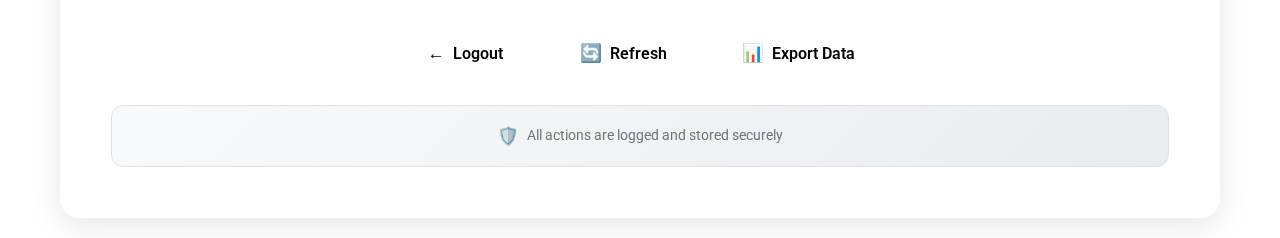
<file: lecturer-dashboard.html>
<!DOCTYPE html>
<html lang="en">

<head>
    <meta charset="UTF-8">
    <meta name="viewport" content="width=device-width, initial-scale=1.0">
    <link rel="stylesheet" href="style/style.css">
    <link rel="preconnect" href="https://fonts.googleapis.com">
    <link rel="preconnect" href="https://fonts.gstatic.com" crossorigin>
    <link
        href="https://fonts.googleapis.com/css2?family=Ribeye&family=Roboto:ital,wght@0,100..900;1,100..900&display=swap"
        rel="stylesheet">
    <title>Lecturer Dashboard - Stellaris University</title>
</head>

<body>
    <div class="course-registration-container">
        <!-- Header Section -->
        <header class="course-header">
            <div class="header-content">
                <h1 class="course-title">👩‍🏫 Lecturer Dashboard</h1>
                <p class="course-subtitle">Course Drop Request Management</p>
                <div class="magic-divider"></div>
                <p class="course-description">Review and process student course drop requests</p>
            </div>
        </header>

        <!-- Dashboard Content -->
        <div class="form-wizard">
            <!-- Statistics Summary -->
            <section class="form-step active">
                <div class="step-card">
                    <div class="step-header">
                        <div class="step-icon">📊</div>
                        <h2 class="step-title">Request Summary</h2>
                        <p class="step-description">Overview of pending drop requests</p>
                    </div>

                    <div class="dashboard-stats">
                        <div class="stats-grid">
                            <div class="stat-card pending">
                                <div class="stat-icon">⏳</div>
                                <div class="stat-info">
                                    <h3 id="pending-count">0</h3>
                                    <p>Pending Requests</p>
                                </div>
                            </div>
                            <div class="stat-card approved">
                                <div class="stat-icon">✅</div>
                                <div class="stat-info">
                                    <h3 id="approved-count">0</h3>
                                    <p>Approved Today</p>
                                </div>
                            </div>
                            <div class="stat-card rejected">
                                <div class="stat-icon">❌</div>
                                <div class="stat-info">
                                    <h3 id="rejected-count">0</h3>
                                    <p>Rejected Today</p>
                                </div>
                            </div>
                        </div>
                    </div>
                </div>
            </section>

            <!-- Filter Section -->
            <section class="form-step active">
                <div class="step-card">
                    <div class="step-header">
                        <div class="step-icon">🔍</div>
                        <h2 class="step-title">Filter Requests</h2>
                        <p class="step-description">Filter drop requests by status or course</p>
                    </div>

                    <div class="filter-section">
                        <div class="form-grid">
                            <div class="field-group">
                                <label class="field-label" for="status-filter">Status</label>
                                <select id="status-filter" class="modern-input modern-select">
                                    <option value="all">All Requests</option>
                                    <option value="pending" selected>Pending Only</option>
                                    <option value="approved">Approved</option>
                                    <option value="rejected">Rejected</option>
                                </select>
                            </div>
                            <div class="field-group">
                                <label class="field-label" for="course-filter">Course Code</label>
                                <input type="text" id="course-filter" class="modern-input"
                                    placeholder="Filter by course code (e.g., CSC574)">
                            </div>
                        </div>
                    </div>
                </div>
            </section>

            <!-- Requests Table -->
            <section class="form-step active">
                <div class="step-card">
                    <div class="step-header">
                        <div class="step-icon">📋</div>
                        <h2 class="step-title">Course Drop Requests</h2>
                        <p class="step-description">Review and approve/reject student requests</p>
                    </div>

                    <div class="requests-container">
                        <div class="table-wrapper">
                            <table class="requests-table" id="requests-table">
                                <thead>
                                    <tr>
                                        <th>Request Date</th>
                                        <th>Course Code</th>
                                        <th>Group</th>
                                        <th>Reason</th>
                                        <th>Explanation</th>
                                        <th>Status</th>
                                        <th>Actions</th>
                                    </tr>
                                </thead>
                                <tbody id="requests-tbody">
                                    <!-- Requests will be populated by JavaScript -->
                                </tbody>
                            </table>
                        </div>

                        <!-- Empty State -->
                        <div class="no-requests-state" id="no-requests-state" style="display: none;">
                            <div class="no-requests-icon">📝</div>
                            <h3>No requests found</h3>
                            <p>There are no course drop requests matching your current filters.</p>
                        </div>
                    </div>
                </div>
            </section>

            <!-- Actions -->
            <div class="form-actions">
                <div class="action-buttons">
                    <a href="login.html" class="btn btn-secondary">
                        <span class="btn-icon">←</span>
                        Logout
                    </a>
                    <button type="button" class="btn btn-outline" onclick="refreshDashboard()">
                        <span class="btn-icon">🔄</span>
                        Refresh
                    </button>
                    <button type="button" class="btn btn-primary" onclick="exportRequests()">
                        <span class="btn-icon">📊</span>
                        Export Data
                    </button>
                </div>

                <div class="form-footer">
                    <p class="footer-text">
                        <span class="footer-icon">🛡️</span>
                        All actions are logged and stored securely
                    </p>
                </div>
            </div>
        </div>
    </div>

    <!-- Approval Modal -->
    <div class="modal-overlay" id="approval-modal" style="display: none;">
        <div class="modal-content">
            <div class="modal-header">
                <h3 id="modal-title">Approve Request</h3>
                <button class="modal-close" onclick="closeModal()">&times;</button>
            </div>
            <div class="modal-body">
                <div class="request-details" id="modal-request-details">
                    <!-- Request details will be populated -->
                </div>
                <div class="field-group">
                    <label class="field-label" for="lecturer-comments">Lecturer Comments (Optional)</label>
                    <textarea id="lecturer-comments" class="modern-textarea"
                        placeholder="Add any comments about this decision..." rows="4" maxlength="300"></textarea>
                    <div class="textarea-footer">
                        <span class="char-count">0/300</span>
                    </div>
                </div>
            </div>
            <div class="modal-actions">
                <button type="button" class="btn btn-secondary" onclick="closeModal()">Cancel</button>
                <button type="button" class="btn btn-primary" id="confirm-action-btn" onclick="confirmAction()">
                    Confirm
                </button>
            </div>
        </div>
    </div>

    <script src="script/main.js"></script>
    <script>
        // Lecturer Dashboard Logic
        let currentRequests = [];
        let currentAction = null;
        let currentRequestIndex = null;

        document.addEventListener('DOMContentLoaded', function () {
            initializeLecturerDashboard();
        });

        function initializeLecturerDashboard() {
            loadDropRequests();
            initializeFilters();
            initializeCharacterCounter();
            updateStatistics();
            console.log('🎓 Lecturer Dashboard Initialized');
        }

        function loadDropRequests() {
            // Load requests from localStorage
            const requests = JSON.parse(localStorage.getItem('stellaris_drop_requests') || '[]');

            // Add mock data if no real requests exist (for demonstration)
            if (requests.length === 0) {
                const mockRequests = [
                    {
                        courseCode: 'CSC574',
                        courseGroup: 'A',
                        courseId: '1',
                        reason: 'schedule_conflict',
                        explanation: 'This course conflicts with my part-time job schedule. I work every Tuesday and Thursday from 2-6 PM and cannot attend the lab sessions.',
                        requestDate: new Date(Date.now() - 86400000).toISOString(), // 1 day ago
                        status: 'pending'
                    },
                    {
                        courseCode: 'MAT543',
                        courseGroup: 'B',
                        courseId: '2',
                        reason: 'excessive_workload',
                        explanation: 'I am currently taking 18 credit hours this semester and finding it difficult to manage the workload. I need to drop this course to focus on my core subjects.',
                        requestDate: new Date(Date.now() - 172800000).toISOString(), // 2 days ago
                        status: 'pending'
                    },
                    {
                        courseCode: 'ENG302',
                        courseGroup: 'C',
                        courseId: '3',
                        reason: 'personal_reasons',
                        explanation: 'Due to a family emergency, I need to reduce my course load this semester. This course is not essential for my graduation timeline.',
                        requestDate: new Date(Date.now() - 259200000).toISOString(), // 3 days ago
                        status: 'pending'
                    }
                ];
                localStorage.setItem('stellaris_drop_requests', JSON.stringify(mockRequests));
                currentRequests = mockRequests;
            } else {
                currentRequests = requests;
            }

            displayRequests(currentRequests);
        }

        function displayRequests(requests) {
            const tbody = document.getElementById('requests-tbody');
            const noRequestsState = document.getElementById('no-requests-state');

            if (requests.length === 0) {
                tbody.innerHTML = '';
                noRequestsState.style.display = 'block';
                return;
            }

            noRequestsState.style.display = 'none';

            tbody.innerHTML = requests.map((request, index) => {
                const requestDate = new Date(request.requestDate).toLocaleDateString();
                const reasonText = getReasonText(request.reason);
                const statusClass = `status-${request.status}`;
                const actionButtons = request.status === 'pending' ?
                    `<button class="btn-approve" onclick="showApprovalModal(${index}, 'approve')" title="Approve Request">
                        <span class="btn-icon">✅</span>
                    </button>
                    <button class="btn-reject" onclick="showApprovalModal(${index}, 'reject')" title="Reject Request">
                        <span class="btn-icon">❌</span>
                    </button>` :
                    `<span class="status-badge ${statusClass}">${request.status.toUpperCase()}</span>`;

                return `
                    <tr class="request-row ${statusClass}">
                        <td>${requestDate}</td>
                        <td class="course-code">${request.courseCode}</td>
                        <td>${request.courseGroup}</td>
                        <td>${reasonText}</td>
                        <td class="explanation-cell">
                            <div class="explanation-text" title="${request.explanation}">
                                ${request.explanation.substring(0, 100)}${request.explanation.length > 100 ? '...' : ''}
                            </div>
                        </td>
                        <td>
                            <span class="status-badge ${statusClass}">${request.status.toUpperCase()}</span>
                        </td>
                        <td class="actions-cell">
                            ${actionButtons}
                        </td>
                    </tr>
                `;
            }).join('');
        }

        function getReasonText(reason) {
            const reasons = {
                'schedule_conflict': 'Schedule Conflict',
                'excessive_workload': 'Excessive Workload',
                'missing_prerequisite': 'Missing Prerequisite',
                'personal_reasons': 'Personal Reasons',
                'academic_planning': 'Academic Planning',
                'financial_constraints': 'Financial Constraints',
                'other': 'Other'
            };
            return reasons[reason] || reason;
        }

        function initializeFilters() {
            const statusFilter = document.getElementById('status-filter');
            const courseFilter = document.getElementById('course-filter');

            statusFilter.addEventListener('change', filterRequests);
            courseFilter.addEventListener('input', filterRequests);
        }

        function filterRequests() {
            const statusFilter = document.getElementById('status-filter').value;
            const courseFilter = document.getElementById('course-filter').value.toLowerCase();

            let filteredRequests = currentRequests;

            // Filter by status
            if (statusFilter !== 'all') {
                filteredRequests = filteredRequests.filter(request => request.status === statusFilter);
            }

            // Filter by course code
            if (courseFilter) {
                filteredRequests = filteredRequests.filter(request =>
                    request.courseCode.toLowerCase().includes(courseFilter));
            }

            displayRequests(filteredRequests);
            updateStatistics();
        }

        function updateStatistics() {
            const today = new Date().toDateString();
            const pendingCount = currentRequests.filter(r => r.status === 'pending').length;
            const approvedToday = currentRequests.filter(r =>
                r.status === 'approved' && new Date(r.processedDate || r.requestDate).toDateString() === today).length;
            const rejectedToday = currentRequests.filter(r =>
                r.status === 'rejected' && new Date(r.processedDate || r.requestDate).toDateString() === today).length;

            document.getElementById('pending-count').textContent = pendingCount;
            document.getElementById('approved-count').textContent = approvedToday;
            document.getElementById('rejected-count').textContent = rejectedToday;
        }

        function showApprovalModal(requestIndex, action) {
            currentRequestIndex = requestIndex;
            currentAction = action;

            const request = currentRequests[requestIndex];
            const modal = document.getElementById('approval-modal');
            const modalTitle = document.getElementById('modal-title');
            const modalDetails = document.getElementById('modal-request-details');
            const confirmBtn = document.getElementById('confirm-action-btn');

            // Set modal title and button
            modalTitle.textContent = action === 'approve' ? 'Approve Request' : 'Reject Request';
            confirmBtn.textContent = action === 'approve' ? 'Approve' : 'Reject';
            confirmBtn.className = `btn ${action === 'approve' ? 'btn-primary' : 'btn-danger'}`;

            // Display request details
            modalDetails.innerHTML = `
                <div class="request-summary">
                    <h4>Request Details</h4>
                    <div class="detail-row">
                        <strong>Course:</strong> ${request.courseCode} (Group ${request.courseGroup})
                    </div>
                    <div class="detail-row">
                        <strong>Reason:</strong> ${getReasonText(request.reason)}
                    </div>
                    <div class="detail-row">
                        <strong>Student Explanation:</strong>
                        <div class="explanation-full">${request.explanation}</div>
                    </div>
                    <div class="detail-row">
                        <strong>Request Date:</strong> ${new Date(request.requestDate).toLocaleString()}
                    </div>
                </div>
            `;

            // Clear previous comments
            document.getElementById('lecturer-comments').value = '';
            document.querySelector('.char-count').textContent = '0/300';

            modal.style.display = 'flex';
        }

        function closeModal() {
            document.getElementById('approval-modal').style.display = 'none';
            currentRequestIndex = null;
            currentAction = null;
        }

        function confirmAction() {
            if (currentRequestIndex === null || !currentAction) return;

            const comments = document.getElementById('lecturer-comments').value.trim();
            const request = currentRequests[currentRequestIndex];

            // Update request status
            request.status = currentAction === 'approve' ? 'approved' : 'rejected';
            request.processedDate = new Date().toISOString();
            request.lecturerComments = comments;

            // Save to localStorage
            localStorage.setItem('stellaris_drop_requests', JSON.stringify(currentRequests));

            // Show notification
            const message = currentAction === 'approve' ?
                '✅ Request approved successfully!' :
                '❌ Request rejected successfully!';
            showNotification(message, 'success');

            // Close modal and refresh display
            closeModal();
            filterRequests();
            updateStatistics();
        }

        function refreshDashboard() {
            loadDropRequests();
            updateStatistics();
            showNotification('📊 Dashboard refreshed!', 'info');
        }

        function exportRequests() {
            const data = currentRequests.map(request => ({
                'Request Date': new Date(request.requestDate).toLocaleDateString(),
                'Course Code': request.courseCode,
                'Group': request.courseGroup,
                'Reason': getReasonText(request.reason),
                'Status': request.status.toUpperCase(),
                'Processed Date': request.processedDate ? new Date(request.processedDate).toLocaleDateString() : 'N/A'
            }));

            const csv = convertToCSV(data);
            downloadCSV(csv, 'course_drop_requests.csv');
            showNotification('📊 Data exported successfully!', 'success');
        }

        function convertToCSV(data) {
            if (data.length === 0) return '';

            const headers = Object.keys(data[0]);
            const csvHeaders = headers.join(',');
            const csvRows = data.map(row =>
                headers.map(header => `"${row[header]}"`).join(',')
            );

            return [csvHeaders, ...csvRows].join('\n');
        }

        function downloadCSV(csv, filename) {
            const blob = new Blob([csv], { type: 'text/csv' });
            const url = window.URL.createObjectURL(blob);
            const a = document.createElement('a');
            a.setAttribute('hidden', '');
            a.setAttribute('href', url);
            a.setAttribute('download', filename);
            document.body.appendChild(a);
            a.click();
            document.body.removeChild(a);
        }

        // Character counter for modal textarea
        function initializeCharacterCounter() {
            const textarea = document.getElementById('lecturer-comments');
            const charCount = document.querySelector('.char-count');

            if (textarea && charCount) {
                textarea.addEventListener('input', function () {
                    const remaining = this.value.length;
                    charCount.textContent = `${remaining}/300`;

                    if (remaining > 270) {
                        charCount.style.color = '#e6394a';
                    } else {
                        charCount.style.color = '#666';
                    }
                });
            }
        }

        // Close modal when clicking outside
        document.addEventListener('click', function (e) {
            const modal = document.getElementById('approval-modal');
            if (e.target === modal) {
                closeModal();
            }
        });
    </script>
</body>

</html>
</file>
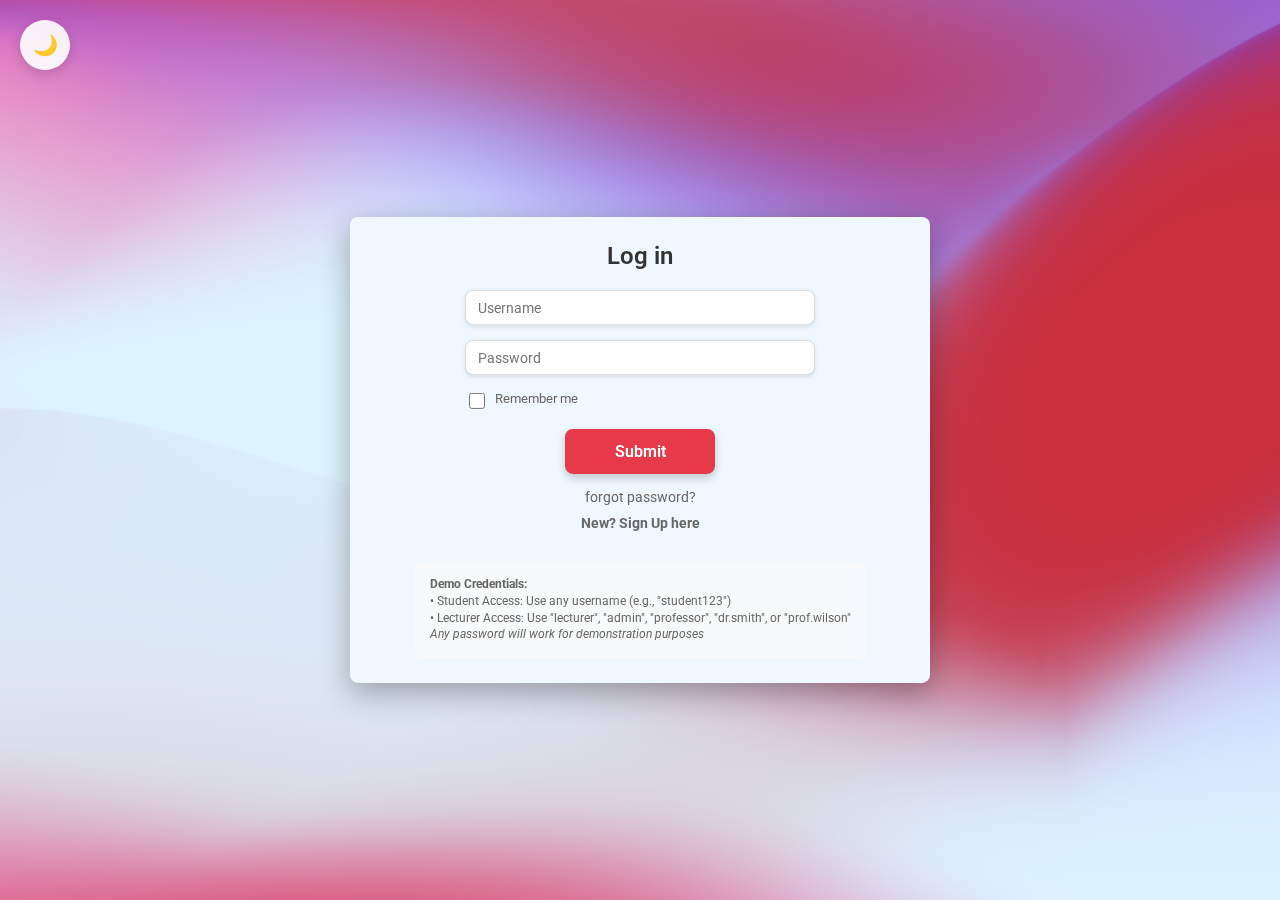
<file: login.html>
<!DOCTYPE html>
<html lang="en">

<head>
    <meta charset="UTF-8">
    <meta name="viewport" content="width=device-width, initial-scale=1.0">
    <link rel="stylesheet" href="style/style.css">
    <link rel="preconnect" href="https://fonts.googleapis.com">
    <link rel="preconnect" href="https://fonts.gstatic.com" crossorigin>
    <link
        href="https://fonts.googleapis.com/css2?family=Ribeye&family=Roboto:ital,wght@0,100..900;1,100..900&display=swap"
        rel="stylesheet">
    <title>Log In</title>
</head>

<body class="login-page">
    <div class="container">
        <div class="login-content">
            <h1>Log in</h1>
            <form id="login-form">
                <input type="text" name="username" id="username" placeholder="Username">
                <input type="password" name="password" id="password" placeholder="Password">

                <div class="terms-checkbox">
                    <input type="checkbox" id="remember-me" name="remember_me">
                    <label for="remember-me">Remember me</label>
                </div>

                <input type="submit" value="Submit">
            </form>

            <a href="#">forgot password?</a>
            <a href="signup.html" class="signup">New? Sign Up here</a>

            <div
                style="margin-top: 20px; padding: 15px; background-color: #f8f9fa; border-radius: 8px; font-size: 12px; color: #666; line-height: 1.4;">
                <strong>Demo Credentials:</strong><br>
                • Student Access: Use any username (e.g., "student123")<br>
                • Lecturer Access: Use "lecturer", "admin", "professor", "dr.smith", or "prof.wilson"<br>
                <em>Any password will work for demonstration purposes</em>
            </div>
        </div>
    </div>

    <script src="script/main.js"></script>
</body>

</html>
</file>
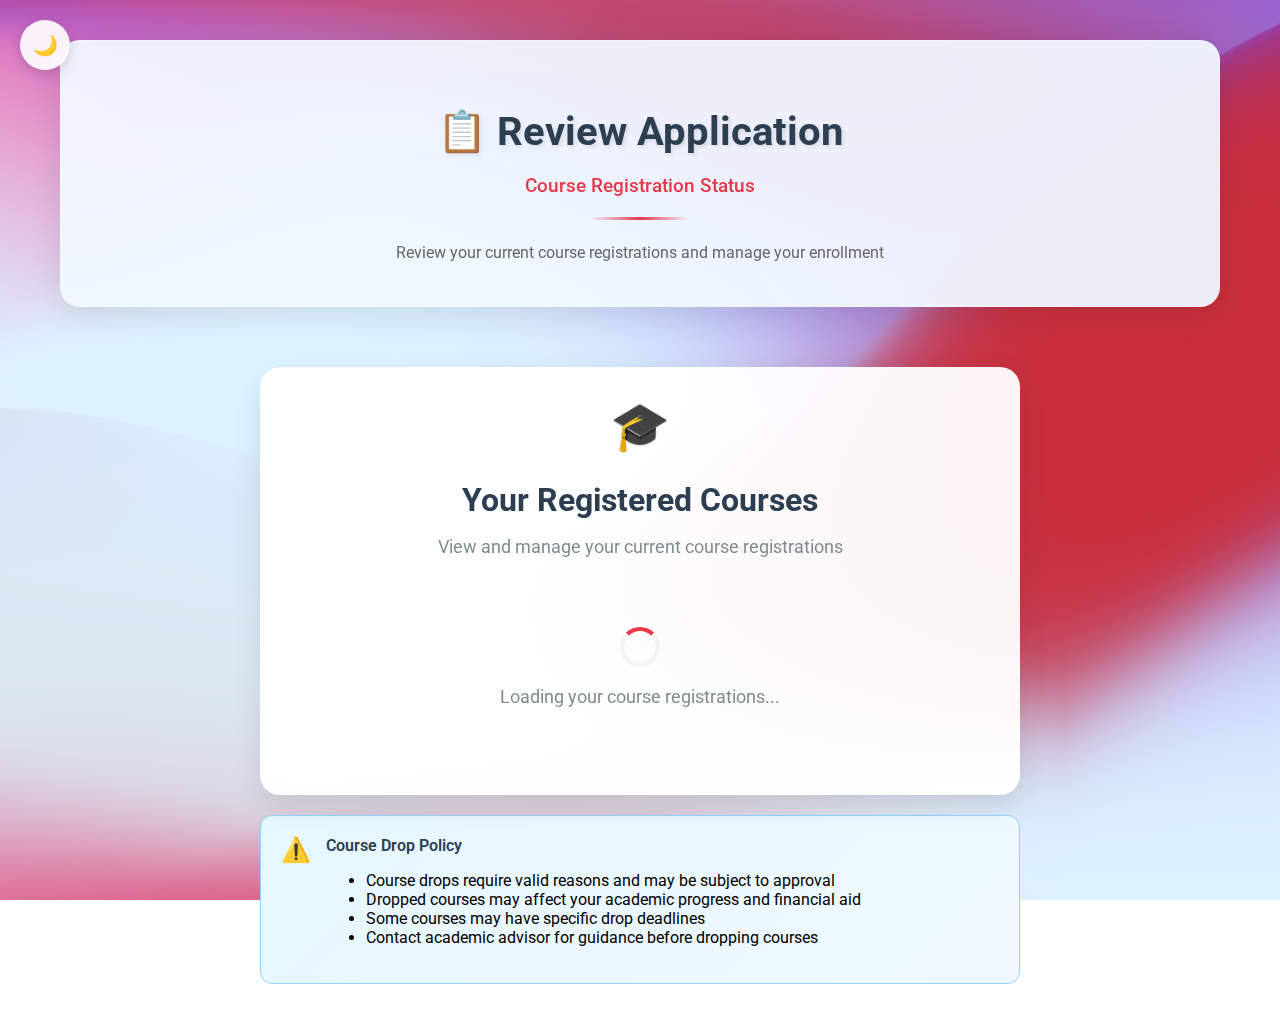
<file: review-application.html>
<!DOCTYPE html>
<html lang="en">

<head>
    <meta charset="UTF-8">
    <meta name="viewport" content="width=device-width, initial-scale=1.0">
    <link rel="stylesheet" href="style/style.css">
    <link rel="preconnect" href="https://fonts.googleapis.com">
    <link rel="preconnect" href="https://fonts.gstatic.com" crossorigin>
    <link
        href="https://fonts.googleapis.com/css2?family=Ribeye&family=Roboto:ital,wght@0,100..900;1,100..900&display=swap"
        rel="stylesheet">
    <title>Review Application - Stellaris University</title>
</head>

<body>
    <div class="course-registration-container">
        <!-- Header Section -->
        <header class="course-header">
            <div class="header-content">
                <h1 class="course-title">📋 Review Application</h1>
                <p class="course-subtitle">Course Registration Status</p>
                <div class="magic-divider"></div>
                <p class="course-description">Review your current course registrations and manage your enrollment</p>
            </div>
        </header>

        <!-- Review Container -->
        <div class="confirmation-container">
            <div class="summary-card">
                <div class="summary-header">
                    <div class="summary-icon">🎓</div>
                    <h2 class="summary-title">Your Registered Courses</h2>
                    <p class="summary-description">View and manage your current course registrations</p>
                </div>

                <!-- Loading State -->
                <div id="loading-state" class="loading-state">
                    <div class="loading-spinner"></div>
                    <p>Loading your course registrations...</p>
                </div>

                <!-- No Courses State -->
                <div id="no-courses-state" class="no-courses-state" style="display: none;">
                    <div class="no-courses-icon">📚</div>
                    <h3>No Course Registrations Found</h3>
                    <p>You haven't registered for any courses yet.</p>
                    <a href="course-registration.html" class="btn btn-primary">
                        <span class="btn-icon">➕</span>
                        Register for Courses
                    </a>
                </div>

                <!-- Courses Review -->
                <div id="courses-review" class="courses-summary" style="display: none;">
                    <!-- Registration Status -->
                    <div class="status-banner" id="status-banner">
                        <div class="status-icon">✅</div>
                        <div class="status-info">
                            <h3>Registration Status: <span id="registration-status">Confirmed</span></h3>
                            <p>Registered on: <span id="registration-date">Loading...</span></p>
                        </div>
                    </div>

                    <div class="summary-section">
                        <h3 class="section-title">
                            <span class="section-icon">📖</span>
                            Current Courses
                        </h3>
                        <div id="courses-list" class="courses-list">
                            <!-- Courses will be populated by JavaScript -->
                        </div>
                    </div>

                    <!-- Action Buttons -->
                    <div class="review-actions">
                        <a href="index.html" class="btn btn-secondary">
                            <span class="btn-icon">🏠</span>
                            Back to Home
                        </a>
                        <a href="course-registration.html" class="btn btn-outline">
                            <span class="btn-icon">➕</span>
                            Add More Courses
                        </a>
                    </div>
                </div>
            </div>

            <!-- Important Notice -->
            <div class="info-card">
                <div class="info-icon">⚠️</div>
                <div class="info-content">
                    <h4>Course Drop Policy</h4>
                    <ul>
                        <li>Course drops require valid reasons and may be subject to approval</li>
                        <li>Dropped courses may affect your academic progress and financial aid</li>
                        <li>Some courses may have specific drop deadlines</li>
                        <li>Contact academic advisor for guidance before dropping courses</li>
                    </ul>
                </div>
            </div>
        </div>
    </div>

    <script src="script/main.js"></script>
    <script>
        // Review Application Page Specific Logic
        document.addEventListener('DOMContentLoaded', function () {
            loadCourseReview();
        });

        function loadCourseReview() {
            setTimeout(() => {
                const savedData = localStorage.getItem('stellaris_course_registration');

                if (!savedData) {
                    showNoCourses();
                    return;
                }

                const courseData = JSON.parse(savedData);

                // Check if registration is confirmed
                if (courseData.status !== 'confirmed') {
                    showUnconfirmedRegistration();
                    return;
                }

                displayCourseReview(courseData);
            }, 1000); // Simulate loading
        }

        function showNoCourses() {
            document.getElementById('loading-state').style.display = 'none';
            document.getElementById('no-courses-state').style.display = 'block';
        }

        function showUnconfirmedRegistration() {
            document.getElementById('loading-state').style.display = 'none';
            document.getElementById('no-courses-state').style.display = 'block';

            const noCoursesDiv = document.getElementById('no-courses-state');
            noCoursesDiv.innerHTML = `
                <div class="no-courses-icon">⏳</div>
                <h3>Registration Not Confirmed</h3>
                <p>Your course registration is not yet confirmed. Please complete the registration process first.</p>
                <a href="course-registration.html" class="btn btn-primary">
                    <span class="btn-icon">✨</span>
                    Complete Registration
                </a>
            `;
        }

        function displayCourseReview(courseData) {
            const coursesList = document.getElementById('courses-list');
            const coursesToAdd = [];

            // Extract courses to add
            for (let i = 1; i <= 10; i++) {
                const courseCode = courseData[`add_course${i}`];
                const courseGroup = courseData[`add_group${i}`];

                if (courseCode && courseCode.trim()) {
                    coursesToAdd.push({
                        code: courseCode.trim(),
                        group: courseGroup ? courseGroup.trim() : 'Not specified',
                        id: i
                    });
                }
            }

            if (coursesToAdd.length === 0) {
                showNoCourses();
                return;
            }

            // Update registration status
            updateRegistrationStatus(courseData);

            // Display courses with drop option
            coursesList.innerHTML = coursesToAdd.map((course, index) => `
                <div class="course-item review-item" id="course-item-${course.id}">
                    <div class="course-number">${index + 1}</div>
                    <div class="course-details">
                        <div class="course-code">
                            <span class="label">Course Code:</span>
                            <span class="value">${course.code}</span>
                        </div>
                        <div class="course-group">
                            <span class="label">Group:</span>
                            <span class="value">${course.group}</span>
                        </div>
                    </div>
                    <div class="course-status">
                        <span class="status-badge status-confirmed">Confirmed</span>
                    </div>
                    <div class="course-actions">
                        <button class="btn-drop" onclick="dropCourse('${course.code}', '${course.group}', ${course.id})">
                            <span class="drop-icon">🗑️</span>
                            Drop
                        </button>
                    </div>
                </div>
            `).join('');

            // Show review section
            document.getElementById('loading-state').style.display = 'none';
            document.getElementById('courses-review').style.display = 'block';
        }

        function updateRegistrationStatus(courseData) {
            const statusElement = document.getElementById('registration-status');
            const dateElement = document.getElementById('registration-date');

            if (courseData.confirmed_timestamp) {
                const date = new Date(courseData.confirmed_timestamp);
                dateElement.textContent = date.toLocaleDateString() + ' at ' + date.toLocaleTimeString();
            } else if (courseData.timestamp) {
                const date = new Date(courseData.timestamp);
                dateElement.textContent = date.toLocaleDateString() + ' at ' + date.toLocaleTimeString();
            }
        }

        function dropCourse(courseCode, courseGroup, courseId) {
            // Store the course to be dropped in localStorage for the drop reason page
            const dropData = {
                courseCode: courseCode,
                courseGroup: courseGroup,
                courseId: courseId,
                timestamp: new Date().toISOString()
            };

            localStorage.setItem('stellaris_course_drop_request', JSON.stringify(dropData));

            // Redirect to drop reason page
            window.location.href = `course-drop-reason.html?course=${encodeURIComponent(courseCode)}&group=${encodeURIComponent(courseGroup)}`;
        }
    </script>
</body>

</html>
</file>
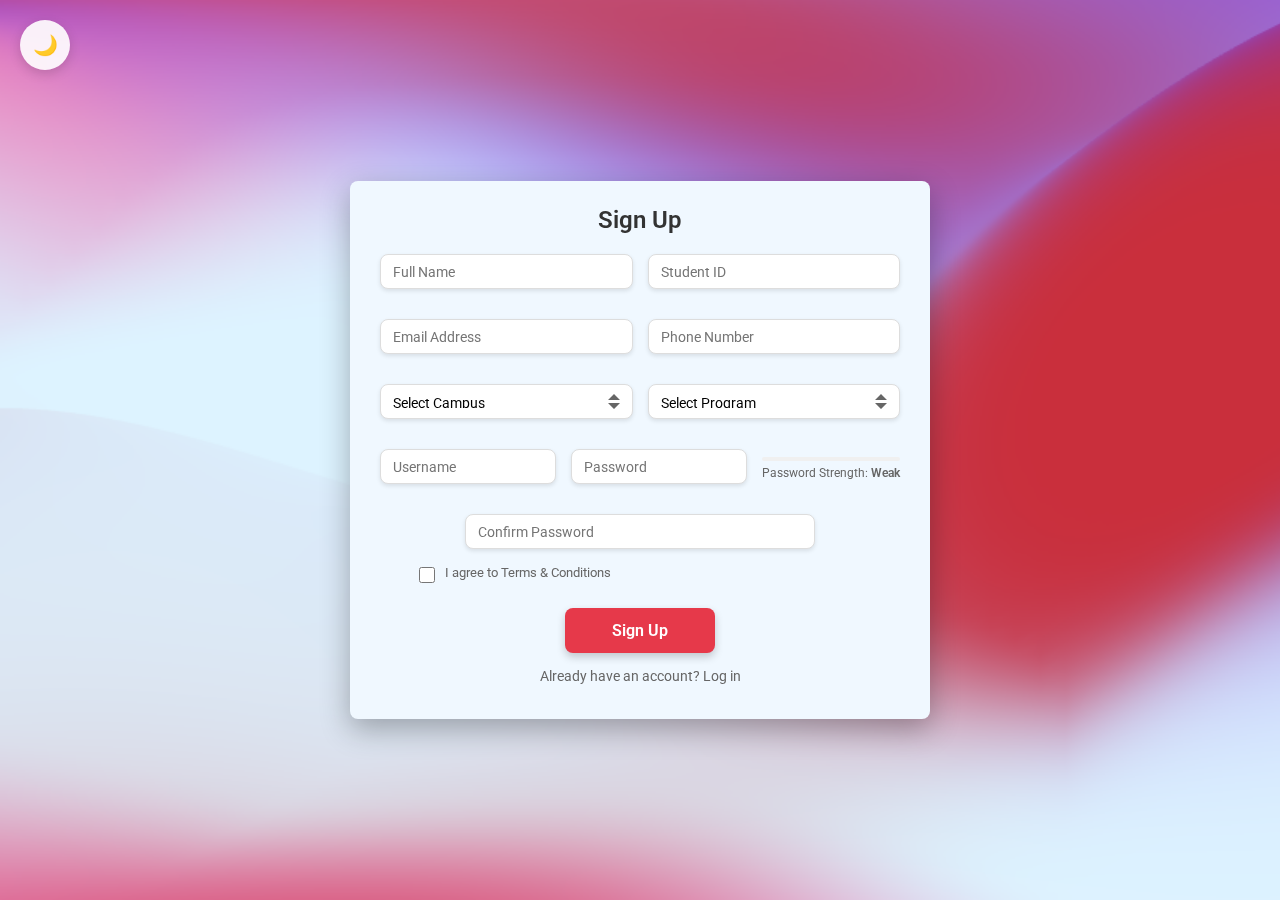
<file: signup.html>
<!DOCTYPE html>
<html lang="en">

<head>
    <meta charset="UTF-8">
    <meta name="viewport" content="width=device-width, initial-scale=1.0">
    <link rel="stylesheet" href="style/style.css">
    <link rel="preconnect" href="https://fonts.googleapis.com">
    <link rel="preconnect" href="https://fonts.gstatic.com" crossorigin>
    <link
        href="https://fonts.googleapis.com/css2?family=Ribeye&family=Roboto:ital,wght@0,100..900;1,100..900&display=swap"
        rel="stylesheet">
    <title>Sign Up</title>
</head>

<body>
    <div class="container">
        <div class="login-content">
            <h1>Sign Up</h1>
            <div class="form-row">
                <input type="text" name="fullname" id="fullname" placeholder="Full Name" class="half-width">
                <input type="text" name="student_id" id="student_id" placeholder="Student ID" class="half-width">
            </div>
            <div class="form-row">
                <input type="email" name="email" id="email" placeholder="Email Address" class="half-width">
                <input type="text" name="phone" id="phone" placeholder="Phone Number" class="half-width">
            </div>
            <div class="form-row">
                <select name="campus" id="campus" class="select-input half-width">
                    <option value="" disabled selected>Select Campus</option>
                    <option value="crystal_heights">Crystal Heights</option>
                    <option value="mystic_valley">Mystic Valley</option>
                    <option value="starfall_academy">Starfall Academy</option>
                    <option value="moonlight_grove">Moonlight Grove</option>
                    <option value="aurora_peaks">Aurora Peaks</option>
                    <option value="enchanted_forest">Enchanted Forest</option>
                    <option value="shadowmere">Shadowmere</option>
                    <option value="golden_shores">Golden Shores</option>
                    <option value="celestial_tower">Celestial Tower</option>
                    <option value="ember_citadel">Ember Citadel</option>
                    <option value="twilight_sanctuary">Twilight Sanctuary</option>
                    <option value="storm_peak">Storm Peak</option>
                    <option value="arcane_gardens">Arcane Gardens</option>
                    <option value="dragon_ridge">Dragon Ridge</option>
                </select>
                <select name="program" id="program" class="select-input half-width">
                    <option value="" disabled selected>Select Program</option>
                    <option value="computer_science">Computer Science</option>
                    <option value="information_technology">Information Technology</option>
                    <option value="software_engineering">Software Engineering</option>
                    <option value="business_administration">Business Administration</option>
                    <option value="accounting">Accounting</option>
                    <option value="engineering">Engineering</option>
                    <option value="medicine">Medicine</option>
                    <option value="law">Law</option>
                    <option value="education">Education</option>
                    <option value="other">Other</option>
                </select>
            </div>
            <div class="form-row">
                <input type="text" name="username" id="username" placeholder="Username" class="half-width">
                <input type="password" name="password" id="password" placeholder="Password" class="half-width">
            </div>
            <input type="password" name="confirm_password" id="confirm_password" placeholder="Confirm Password">
            <div class="terms-checkbox">
                <input type="checkbox" id="terms" name="terms">
                <label for="terms">I agree to Terms & Conditions</label>
            </div>
            <input type="submit" value="sign up">
            <a href="login.html">Already have an account? Log in</a>
        </div>
    </div>

    <script src="script/main.js"></script>
</body>

</html>
</file>
<file: style/style.css>
*{
    font-family: 'Roboto', sans-serif;
}

html, body {
    height: 100%;
    margin: 0;
    padding: 0;
}

body{
    background-image: url(../public/assets/mesh-197.png);
    background-repeat: no-repeat;
    background-size: cover;
    min-height: 100vh;
    box-sizing: border-box;
    background-attachment: fixed;
    position: relative;
    overflow-x: hidden;
}

/* Add padding for pages that need it */
body:not(.login-page) {
    padding: 20px;
}

/* Login and Signup page styles */
.container {
    background-color: aliceblue;
    width: 520px;
    height: auto;
    min-height: 350px;
    max-height: 90vh;
    border-radius: 8px;
    display: flex;
    flex-direction: column;
    align-items: center;
    justify-content: center;
    position: fixed;
    top: 50%;
    left: 50%;
    transform: translate(-50%, -50%);
    box-shadow: 0 10px 30px rgba(0, 0, 0, 0.3);
    padding: 25px 30px;
    overflow-y: auto;
    z-index: 100;
}

.container h1 {
    text-align: center;
    width: 100%;
    margin-bottom: 20px;
    margin-top: 0;
    color: #333;
    font-size: 24px;
    font-weight: 600;
}

/* Two-column form layout */
.form-row {
    display: flex;
    gap: 15px;
    width: 100%;
    justify-content: center;
    margin-bottom: 15px;
}

.half-width {
    width: calc(50% - 7.5px) !important;
    flex: 1;
}

.login-content {
    display: flex;
    flex-direction: column;
    width: 100%;
    align-items: center;
}

input[type=text], input[type=password], input[type=email] {
    width: 350px;
    height: 35px;
    border-radius: 8px;
    margin: 0 auto 15px auto;
    padding: 10px 12px;
    outline: none;
    border: 1px solid #ddd;
    box-shadow: 0 2px 4px rgba(0, 0, 0, 0.1);
    font-size: 14px;
    font-family: 'Roboto', sans-serif;
    background-color: white;
    transition: all 0.2s ease;
    display: block;
    box-sizing: border-box;
}

input[type=text]:focus, input[type=password]:focus, input[type=email]:focus {
    border-color: #e6394a;
    box-shadow: 0 2px 8px rgba(230, 57, 74, 0.2);
}

.select-input {
    width: 406px;
    height: 35px;
    border-radius: 8px;
    margin-bottom: 15px;
    padding: 10px 35px 10px 12px;
    outline: none;
    border: 1px solid #ddd;
    box-shadow: 0 2px 4px rgba(0, 0, 0, 0.1);
    background-color: white;
    cursor: pointer;
    appearance: none;
    font-size: 14px;
    font-family: 'Roboto', sans-serif;
    transition: all 0.2s ease;
    background-image: url('data:image/svg+xml;charset=US-ASCII,<svg xmlns="http://www.w3.org/2000/svg" viewBox="0 0 4 5"><path fill="%23666" d="M2 0L0 2h4zm0 5L0 3h4z"/></svg>');
    background-repeat: no-repeat;
    background-position: right 12px center;
    background-size: 12px;
}

.select-input:focus {
    border-color: #e6394a;
    box-shadow: 0 2px 8px rgba(230, 57, 74, 0.2);
}

.terms-checkbox {
    display: flex;
    align-items: center;
    margin: 0 auto 20px auto;
    width: 100%;
    max-width: 450px;
    justify-content: flex-start;
}

.terms-checkbox input[type="checkbox"] {
    width: 16px;
    height: 16px;
    margin-right: 10px;
    margin-bottom: 0;
    cursor: pointer;
    accent-color: #e6394a;
}

.terms-checkbox label {
    font-size: 13px;
    color: #666;
    margin-bottom: 0;
    cursor: pointer;
    line-height: 1.4;
}

input[type=submit] {
    width: 150px;
    height: 45px;
    border: none;
    border-radius: 8px;
    background-color: #e6394a;
    color: white;
    font-size: 16px;
    font-weight: 600;
    cursor: pointer;
    box-shadow: 0 4px 8px rgba(0, 0, 0, 0.2);
    transition: all 0.15s ease;
    margin: 5px auto 15px auto;
    text-transform: capitalize;
    display: block;
}

input[type=submit]:hover {
    background-color: #a62838;
    transform: translateY(-2px);
    box-shadow: 0 6px 12px rgba(0, 0, 0, 0.3);
}

input[type=submit]:active {
    transform: translateY(0);
    box-shadow: 0 2px 4px rgba(0, 0, 0, 0.2);
    background-color: #8e2230;
}

.login-content a {
    display: block;
    text-decoration: none;
    color: #666;
    margin-bottom: 10px;
    font-size: 14px;
    transition: color 0.2s ease;
    text-align: center;
}

.login-content a:hover {
    color: #e6394a;
}

.login-content .signup {
    font-weight: bold;
}



/* Form page styles */
.form-container {
    max-width: 900px;
    margin: 0 auto;
    background-color: white;
    padding: 20px;
    border-radius: 8px;
    box-shadow: 0 4px 12px rgba(0, 0, 0, 0.1);
}

.form-header {
    text-align: center;
    margin-bottom: 30px;
    padding: 20px;
    border-bottom: 2px solid #333;
}

.form-header h1 {
    margin: 0 0 15px 0;
    font-size: 18px;
    font-weight: bold;
    color: #333;
    text-transform: uppercase;
}

.form-header p {
    margin: 0 0 15px 0;
    font-size: 12px;
    color: #666;
    line-height: 1.4;
}

.form-date {
    text-align: right;
    font-size: 12px;
    color: #333;
}

.form-section {
    margin-bottom: 25px;
    border: 2px solid #333;
}

.section-header {
    background-color: #f0f0f0;
    padding: 8px 12px;
    font-weight: bold;
    font-size: 12px;
    color: #333;
    border-bottom: 1px solid #333;
    text-transform: uppercase;
}

.form-table, .course-table {
    width: 100%;
    border-collapse: collapse;
}

.form-table td, .course-table td {
    padding: 8px;
    border: 1px solid #333;
    vertical-align: middle;
}

.label-cell {
    background-color: #f8f8f8;
    font-size: 11px;
    font-weight: bold;
    width: 20%;
    text-align: left;
}

.input-cell {
    width: 30%;
}

.input-cell input {
    width: 100%;
    border: none;
    outline: none;
    padding: 4px;
    font-size: 11px;
    background: transparent;
}

.wide-input {
    width: 100% !important;
}

.reason-section, .office-section {
    padding: 10px;
    border-bottom: 1px solid #333;
}

.reason-section label, .office-section label {
    display: block;
    font-weight: bold;
    font-size: 11px;
    margin-bottom: 5px;
}

.reason-section textarea, .office-section textarea {
    width: 100%;
    border: none;
    outline: none;
    resize: vertical;
    font-size: 11px;
    font-family: 'Roboto', sans-serif;
    background: transparent;
}

.signature-section {
    padding: 10px;
    display: flex;
    justify-content: space-between;
    align-items: flex-end;
}

.signature-field, .date-field {
    flex: 1;
    margin: 0 10px;
}

.signature-field label, .date-field label {
    font-size: 11px;
    font-weight: bold;
    margin-bottom: 5px;
    display: block;
}

.signature-line, .date-line {
    border-bottom: 1px solid #333;
    height: 30px;
    margin-top: 5px;
}

.date-line {
    width: 120px;
}

.form-actions {
    text-align: center;
    margin-top: 30px;
    padding: 20px;
}

.submit-btn, .reset-btn {
    padding: 12px 30px;
    margin: 0 10px;
    border: none;
    border-radius: 5px;
    font-size: 14px;
    font-weight: bold;
    cursor: pointer;
    transition: all 0.3s ease;
}

.submit-btn {
    background-color: #4CAF50;
    color: white;
}

.submit-btn:hover {
    background-color: #45a049;
    transform: translateY(-1px);
    box-shadow: 0 4px 8px rgba(0, 0, 0, 0.2);
}

.reset-btn {
    background-color: #f44336;
    color: white;
}

.reset-btn:hover {
    background-color: #da190b;
    transform: translateY(-1px);
    box-shadow: 0 4px 8px rgba(0, 0, 0, 0.2);
}

.back-btn {
    display: inline-block;
    padding: 12px 30px;
    margin: 0 10px;
    text-decoration: none;
    border-radius: 5px;
    font-size: 14px;
    font-weight: bold;
    cursor: pointer;
    transition: all 0.3s ease;
    background-color: #6c757d;
    color: white;
}

.back-btn:hover {
    background-color: #5a6268;
    transform: translateY(-1px);
    box-shadow: 0 4px 8px rgba(0, 0, 0, 0.2);
}

/* Main Landing Page Styles */
.main-container {
    min-height: 100vh;
    display: flex;
    flex-direction: column;
    align-items: center;
    justify-content: center;
    padding: 20px;
    max-width: 1200px;
    margin: 0 auto;
}

.main-header {
    text-align: center;
    margin-bottom: 60px;
    background-color: rgba(240, 248, 255, 0.95);
    padding: 40px 60px;
    border-radius: 20px;
    box-shadow: 0 8px 32px rgba(0, 0, 0, 0.1);
    backdrop-filter: blur(10px);
    border: 1px solid rgba(255, 255, 255, 0.2);
}

.main-title {
    font-size: 42px;
    font-weight: 700;
    color: #2c3e50;
    margin: 0 0 10px 0;
    text-shadow: 0 2px 4px rgba(0, 0, 0, 0.1);
}

.sub-title {
    font-size: 28px;
    font-weight: 500;
    color: #e6394a;
    margin: 0 0 15px 0;
}

.welcome-text {
    font-size: 16px;
    color: #666;
    margin: 0;
    line-height: 1.6;
    max-width: 500px;
    margin: 0 auto;
}

.navigation-section {
    margin-bottom: 50px;
}

.nav-cards-container {
    display: grid;
    grid-template-columns: repeat(auto-fit, minmax(300px, 1fr));
    gap: 30px;
    max-width: 1000px;
    margin: 0 auto;
}

.nav-card {
    background: rgba(255, 255, 255, 0.95);
    border-radius: 16px;
    padding: 30px;
    text-align: center;
    cursor: pointer;
    transition: all 0.3s ease;
    box-shadow: 0 4px 20px rgba(0, 0, 0, 0.1);
    border: 1px solid rgba(255, 255, 255, 0.2);
    backdrop-filter: blur(10px);
    position: relative;
    overflow: hidden;
}

.nav-card:hover {
    transform: translateY(-8px);
    box-shadow: 0 8px 40px rgba(0, 0, 0, 0.15);
    background: rgba(255, 255, 255, 0.98);
}

.nav-card::before {
    content: '';
    position: absolute;
    top: 0;
    left: 0;
    right: 0;
    height: 4px;
    background: linear-gradient(90deg, #e6394a, #ff6b6b);
    transform: scaleX(0);
    transition: transform 0.3s ease;
}

.nav-card:hover::before {
    transform: scaleX(1);
}

.card-icon {
    color: #e6394a;
    margin-bottom: 20px;
    display: inline-block;
    padding: 15px;
    background: rgba(230, 57, 74, 0.1);
    border-radius: 50%;
    transition: all 0.3s ease;
}

.nav-card:hover .card-icon {
    background: rgba(230, 57, 74, 0.2);
    transform: scale(1.1);
}

.card-title {
    font-size: 22px;
    font-weight: 600;
    color: #2c3e50;
    margin: 0 0 15px 0;
}

.card-description {
    font-size: 15px;
    color: #666;
    line-height: 1.6;
    margin: 0 0 20px 0;
}

.card-arrow {
    font-size: 24px;
    color: #e6394a;
    font-weight: bold;
    opacity: 0;
    transform: translateX(-10px);
    transition: all 0.3s ease;
}

.nav-card:hover .card-arrow {
    opacity: 1;
    transform: translateX(0);
}

.quick-actions {
    margin-bottom: 40px;
}

.actions-container {
    display: flex;
    gap: 20px;
    justify-content: center;
    flex-wrap: wrap;
}

.action-item {
    margin: 0;
}

.action-link {
    display: inline-block;
    padding: 12px 30px;
    text-decoration: none;
    border-radius: 25px;
    font-weight: 500;
    transition: all 0.3s ease;
    border: 2px solid transparent;
}

.login-action {
    background-color: rgba(230, 57, 74, 0.1);
    color: #e6394a;
    border-color: #e6394a;
}

.login-action:hover {
    background-color: #e6394a;
    color: white;
    transform: translateY(-2px);
    box-shadow: 0 4px 15px rgba(230, 57, 74, 0.3);
}

.signup-action {
    background-color: rgba(76, 175, 80, 0.1);
    color: #4CAF50;
    border-color: #4CAF50;
}

.signup-action:hover {
    background-color: #4CAF50;
    color: white;
    transform: translateY(-2px);
    box-shadow: 0 4px 15px rgba(76, 175, 80, 0.3);
}

.signout-action {
    background-color: rgba(244, 67, 54, 0.1);
    color: #f44336;
    border-color: #f44336;
}

.signout-action:hover {
    background-color: #f44336;
    color: white;
    transform: translateY(-2px);
    box-shadow: 0 4px 15px rgba(244, 67, 54, 0.3);
}

.action-text {
    font-size: 14px;
}

.main-footer {
    text-align: center;
    margin-top: auto;
    padding-top: 20px;
}

.main-footer p {
    color: rgba(255, 255, 255, 0.8);
    font-size: 14px;
    margin: 0;
    text-shadow: 0 1px 2px rgba(0, 0, 0, 0.3);
}

@media (max-width: 768px) {
    .form-container {
        margin: 10px;
        padding: 15px;
    }
    
    .form-header h1 {
        font-size: 16px;
    }
    
    .signature-section {
        flex-direction: column;
        align-items: stretch;
    }
    
    .signature-field, .date-field {
        margin: 5px 0;
    }
    
    .form-table td, .course-table td {
        padding: 5px;
        font-size: 10px;
    }
    
    .container {
        width: 95%;
        max-width: 480px;
        padding: 20px 15px;
        margin: 10px;
    }
    
    .form-row {
        flex-direction: column;
        gap: 0;
    }
    
    .half-width {
        width: 100% !important;
        margin-bottom: 15px;
    }
    
    input[type=text], input[type=password], input[type=email] {
        width: 90%;
        max-width: 360px;
    }
    
    .select-input {
        width: 90%;
        max-width: 386px;
    }
    
    .terms-checkbox {
        width: 90%;
        max-width: 360px;
    }
    
    .container h1 {
        font-size: 22px;
    }
    
    /* Main page mobile styles */
    .main-container {
        padding: 15px;
    }
    
    .main-header {
        padding: 30px 25px;
        margin-bottom: 40px;
    }
    
    .main-title {
        font-size: 32px;
    }
    
    .sub-title {
        font-size: 22px;
    }
    
    .welcome-text {
        font-size: 15px;
    }
    
    .nav-cards-container {
        grid-template-columns: 1fr;
        gap: 20px;
    }
    
    .nav-card {
        padding: 25px 20px;
    }
    
    .actions-container {
        flex-direction: column;
        align-items: center;
    }
    
    .action-link {
        padding: 12px 25px;
        font-size: 14px;
    }
}

/* About Page Styles */
.about-container {
    min-height: 100vh;
    max-width: 1200px;
    margin: 0 auto;
    padding: 20px;
}

.about-header {
    text-align: center;
    margin-bottom: 40px;
    background-color: rgba(240, 248, 255, 0.95);
    padding: 40px 60px;
    border-radius: 20px;
    box-shadow: 0 8px 32px rgba(0, 0, 0, 0.1);
    backdrop-filter: blur(10px);
    border: 1px solid rgba(255, 255, 255, 0.2);
}

.about-title {
    font-size: 36px;
    font-weight: 700;
    color: #2c3e50;
    margin: 0 0 10px 0;
    text-shadow: 0 2px 4px rgba(0, 0, 0, 0.1);
}

.about-subtitle {
    font-size: 18px;
    color: #e6394a;
    margin: 0;
    font-weight: 500;
}

.about-content {
    margin-bottom: 40px;
}

.about-section {
    margin-bottom: 30px;
}

.section-card {
    background: rgba(255, 255, 255, 0.95);
    border-radius: 16px;
    padding: 30px;
    box-shadow: 0 4px 20px rgba(0, 0, 0, 0.1);
    border: 1px solid rgba(255, 255, 255, 0.2);
    backdrop-filter: blur(10px);
}

.section-title {
    font-size: 24px;
    font-weight: 600;
    color: #2c3e50;
    margin: 0 0 20px 0;
    padding-bottom: 10px;
    border-bottom: 2px solid #e6394a;
}

.section-content p {
    font-size: 16px;
    line-height: 1.6;
    color: #666;
    margin-bottom: 20px;
}

.features-grid {
    display: grid;
    grid-template-columns: repeat(auto-fit, minmax(250px, 1fr));
    gap: 20px;
    margin-top: 20px;
}

.feature-item {
    text-align: center;
    padding: 20px;
    background: rgba(230, 57, 74, 0.05);
    border-radius: 12px;
    border: 1px solid rgba(230, 57, 74, 0.1);
}

.feature-icon {
    font-size: 32px;
    margin-bottom: 10px;
}

.feature-item h3 {
    font-size: 16px;
    font-weight: 600;
    color: #2c3e50;
    margin: 0 0 8px 0;
}

.feature-item p {
    font-size: 14px;
    color: #666;
    margin: 0;
}

.guidelines-grid {
    display: grid;
    grid-template-columns: repeat(auto-fit, minmax(300px, 1fr));
    gap: 20px;
    margin-bottom: 30px;
}

.guideline-item {
    padding: 20px;
    background: linear-gradient(135deg, rgba(76, 175, 80, 0.1), rgba(76, 175, 80, 0.05));
    border-radius: 12px;
    border-left: 4px solid #4CAF50;
}

.guideline-item h3 {
    font-size: 16px;
    font-weight: 600;
    color: #2c3e50;
    margin: 0 0 10px 0;
}

.guideline-item p {
    font-size: 14px;
    color: #666;
    margin: 0;
    line-height: 1.5;
}

.important-notice {
    background: linear-gradient(135deg, rgba(255, 193, 7, 0.1), rgba(255, 193, 7, 0.05));
    border-radius: 12px;
    padding: 20px;
    border-left: 4px solid #ffc107;
}

.important-notice h3 {
    font-size: 16px;
    font-weight: 600;
    color: #2c3e50;
    margin: 0 0 15px 0;
}

.important-notice ul {
    margin: 0;
    padding-left: 20px;
}

.important-notice li {
    font-size: 14px;
    color: #666;
    margin-bottom: 8px;
    line-height: 1.5;
}

.faq-item {
    padding: 20px;
    background: rgba(240, 248, 255, 0.5);
    border-radius: 12px;
    margin-bottom: 15px;
    border: 1px solid rgba(230, 57, 74, 0.1);
}

.faq-question {
    font-size: 16px;
    font-weight: 600;
    color: #2c3e50;
    margin: 0 0 10px 0;
    cursor: pointer;
}

.faq-answer {
    font-size: 14px;
    color: #666;
    margin: 0;
    line-height: 1.6;
}

.contact-grid {
    display: grid;
    grid-template-columns: repeat(auto-fit, minmax(300px, 1fr));
    gap: 20px;
}

.contact-item {
    padding: 20px;
    background: linear-gradient(135deg, rgba(33, 150, 243, 0.1), rgba(33, 150, 243, 0.05));
    border-radius: 12px;
    border-left: 4px solid #2196F3;
}

.contact-item h3 {
    font-size: 16px;
    font-weight: 600;
    color: #2c3e50;
    margin: 0 0 15px 0;
}

.contact-item p {
    font-size: 14px;
    color: #666;
    margin: 0 0 8px 0;
    line-height: 1.4;
}

.about-navigation {
    display: flex;
    justify-content: center;
    gap: 20px;
    margin-bottom: 40px;
    flex-wrap: wrap;
}

.nav-btn {
    display: inline-block;
    padding: 12px 30px;
    text-decoration: none;
    border-radius: 25px;
    font-weight: 500;
    font-size: 14px;
    transition: all 0.3s ease;
    border: 2px solid transparent;
}

.primary-btn {
    background-color: #e6394a;
    color: white;
    border-color: #e6394a;
}

.primary-btn:hover {
    background-color: #c62d3a;
    transform: translateY(-2px);
    box-shadow: 0 4px 15px rgba(230, 57, 74, 0.3);
}

.secondary-btn {
    background-color: rgba(76, 175, 80, 0.1);
    color: #4CAF50;
    border-color: #4CAF50;
}

.secondary-btn:hover {
    background-color: #4CAF50;
    color: white;
    transform: translateY(-2px);
    box-shadow: 0 4px 15px rgba(76, 175, 80, 0.3);
}

.about-footer {
    text-align: center;
    padding: 20px;
    border-top: 1px solid rgba(255, 255, 255, 0.2);
}

.about-footer p {
    color: rgba(255, 255, 255, 0.8);
    font-size: 14px;
    margin: 5px 0;
    text-shadow: 0 1px 2px rgba(0, 0, 0, 0.3);
}

/* About page mobile responsiveness */
@media (max-width: 768px) {
    .about-container {
        padding: 15px;
    }
    
    .about-header {
        padding: 30px 25px;
        margin-bottom: 30px;
    }
    
    .about-title {
        font-size: 28px;
    }
    
    .about-subtitle {
        font-size: 16px;
    }
    
    .section-card {
        padding: 20px;
    }
    
    .section-title {
        font-size: 20px;
    }
    
    .features-grid,
    .guidelines-grid,
    .contact-grid {
        grid-template-columns: 1fr;
        gap: 15px;
    }
    
    .about-navigation {
        flex-direction: column;
        align-items: center;
    }
    
    .nav-btn {
        width: 200px;
        text-align: center;
    }
}

/* ==================== JAVASCRIPT ENHANCED STYLES ==================== */

/* Notifications */
.notification {
    position: fixed;
    top: 20px;
    right: 20px;
    max-width: 400px;
    z-index: 1000;
    border-radius: 8px;
    box-shadow: 0 8px 24px rgba(0, 0, 0, 0.2);
    transform: translateX(100%);
    transition: all 0.3s ease;
    opacity: 0;
}

.notification.show {
    transform: translateX(0);
    opacity: 1;
}

.notification-content {
    display: flex;
    align-items: center;
    justify-content: space-between;
    padding: 16px 20px;
    color: white;
    font-weight: 500;
}

.notification.success {
    background: linear-gradient(135deg, #4CAF50, #45a049);
}

.notification.error {
    background: linear-gradient(135deg, #e6394a, #d32f2f);
}

.notification.info {
    background: linear-gradient(135deg, #2196F3, #1976D2);
}

.notification-close {
    background: none;
    border: none;
    color: white;
    font-size: 20px;
    cursor: pointer;
    padding: 0;
    margin-left: 15px;
    opacity: 0.8;
    transition: opacity 0.2s ease;
}

.notification-close:hover {
    opacity: 1;
}

/* Theme Toggle */
.theme-toggle {
    position: fixed;
    top: 20px;
    left: 20px;
    z-index: 999;
}

.theme-btn {
    background: rgba(255, 255, 255, 0.9);
    border: none;
    border-radius: 50%;
    width: 50px;
    height: 50px;
    cursor: pointer;
    font-size: 20px;
    box-shadow: 0 4px 12px rgba(0, 0, 0, 0.15);
    transition: all 0.3s ease;
    backdrop-filter: blur(10px);
}

.theme-btn:hover {
    transform: scale(1.1);
    box-shadow: 0 6px 16px rgba(0, 0, 0, 0.2);
}

/* Dark Theme */
.dark-theme {
    color-scheme: dark;
}

.dark-theme body {
    background-color: #1a1a1a;
    color: #e0e0e0;
    filter: invert(0.9) hue-rotate(180deg);
}

.dark-theme .container,
.dark-theme .form-container,
.dark-theme .about-container .section-card {
    background-color: #2d2d2d;
    color: #e0e0e0;
}

.dark-theme input, 
.dark-theme textarea, 
.dark-theme select {
    background-color: #3d3d3d;
    color: #e0e0e0;
    border-color: #555;
}

/* Progress Tracker */
.progress-tracker {
    background: linear-gradient(135deg, #f0f8ff, #e6f3ff);
    padding: 20px;
    border-radius: 12px;
    margin-bottom: 25px;
    border: 1px solid #ddd;
    box-shadow: 0 4px 12px rgba(0, 0, 0, 0.05);
}

.progress-bar {
    width: 100%;
    height: 8px;
    background-color: #f0f0f0;
    border-radius: 4px;
    overflow: hidden;
    margin-bottom: 10px;
}

.progress-fill {
    height: 100%;
    background-color: #e6394a;
    border-radius: 4px;
    transition: width 0.3s ease, background-color 0.3s ease;
    width: 0%;
}

.progress-text {
    font-size: 14px;
    color: #666;
    font-weight: 500;
}

.progress-percent {
    font-weight: 700;
    color: #333;
}

/* Tooltips */
.tooltip {
    position: absolute;
    top: -35px;
    left: 50%;
    transform: translateX(-50%);
    background-color: #333;
    color: white;
    padding: 8px 12px;
    border-radius: 6px;
    font-size: 12px;
    white-space: nowrap;
    z-index: 1000;
    box-shadow: 0 4px 12px rgba(0, 0, 0, 0.2);
}

.tooltip::after {
    content: '';
    position: absolute;
    top: 100%;
    left: 50%;
    margin-left: -5px;
    border-width: 5px;
    border-style: solid;
    border-color: #333 transparent transparent transparent;
}

/* Password Features */
.password-wrapper {
    position: relative;
    width: 100%;
}

.password-toggle {
    position: absolute;
    right: 12px;
    top: 50%;
    transform: translateY(-50%);
    background: none;
    border: none;
    cursor: pointer;
    font-size: 16px;
    opacity: 0.7;
    transition: opacity 0.2s ease;
}

.password-toggle:hover {
    opacity: 1;
}

.password-strength {
    margin-top: 8px;
    margin-bottom: 15px;
}

.strength-bar {
    width: 100%;
    height: 4px;
    background-color: #f0f0f0;
    border-radius: 2px;
    overflow: hidden;
    margin-bottom: 5px;
}

.strength-fill {
    height: 100%;
    background-color: #e6394a;
    border-radius: 2px;
    transition: width 0.3s ease, background-color 0.3s ease;
    width: 0%;
}

.strength-text {
    font-size: 12px;
    color: #666;
}

.strength-level {
    font-weight: 600;
}

.remember-me {
    display: flex;
    align-items: center;
    margin-bottom: 15px;
    width: 380px;
    justify-content: flex-start;
}

.remember-me input[type="checkbox"] {
    width: 16px;
    height: 16px;
    margin-right: 10px;
    margin-bottom: 0;
    cursor: pointer;
    accent-color: #e6394a;
}

.remember-me label {
    font-size: 13px;
    color: #666;
    margin-bottom: 0;
    cursor: pointer;
}

/* Page Loader */
.page-loader {
    position: fixed;
    top: 0;
    left: 0;
    width: 100%;
    height: 100%;
    background: rgba(0, 0, 0, 0.8);
    display: flex;
    align-items: center;
    justify-content: center;
    z-index: 10000;
    backdrop-filter: blur(5px);
}

.loader-content {
    text-align: center;
    color: white;
}

.magical-spinner {
    width: 60px;
    height: 60px;
    border: 4px solid rgba(255, 255, 255, 0.3);
    border-top: 4px solid #e6394a;
    border-radius: 50%;
    animation: spin 1s linear infinite;
    margin: 0 auto 20px;
}

@keyframes spin {
    0% { transform: rotate(0deg); }
    100% { transform: rotate(360deg); }
}

/* Enhanced Animations */
@keyframes fadeIn {
    from {
        opacity: 0;
        transform: translateY(30px);
    }
    to {
        opacity: 1;
        transform: translateY(0);
    }
}

.animate-fadeIn {
    animation: fadeIn 0.6s ease forwards;
}

@keyframes float {
    0%, 100% {
        transform: translateY(0px);
    }
    50% {
        transform: translateY(-10px);
    }
}

.nav-card {
    animation: float 6s ease-in-out infinite;
}

.nav-card:nth-child(2) {
    animation-delay: -2s;
}

.nav-card:nth-child(3) {
    animation-delay: -4s;
}

/* Enhanced Hover Effects */
.nav-card,
.nav-btn,
input[type="submit"],
button,
.feature-item {
    transition: all 0.3s cubic-bezier(0.4, 0, 0.2, 1);
}

.nav-card:hover,
.feature-item:hover {
    transform: translateY(-8px) scale(1.03);
    box-shadow: 0 20px 40px rgba(0, 0, 0, 0.15);
}

/* Form Field Enhancements */
input:focus,
textarea:focus,
select:focus {
    transform: scale(1.02);
    transition: all 0.2s ease;
}

.form-section {
    transition: all 0.3s ease;
}

.form-section:hover {
    box-shadow: 0 8px 25px rgba(0, 0, 0, 0.1);
}

/* Course Code Validation */
input[name^="add_course"]:invalid,
input[name^="drop_course"]:invalid {
    border-color: #e6394a;
    background-color: #fff5f5;
}

input[name^="add_course"]:valid,
input[name^="drop_course"]:valid {
    border-color: #4CAF50;
    background-color: #f8fff8;
}

/* Interactive Feedback */
.form-container {
    position: relative;
    overflow: visible;
}

.section-card {
    transition: all 0.3s ease;
}

.section-card:hover {
    transform: translateY(-2px);
    box-shadow: 0 12px 30px rgba(0, 0, 0, 0.12);
}

/* Enhanced Mobile Responsiveness */
@media (max-width: 768px) {
    .theme-toggle {
        top: 10px;
        left: 10px;
    }
    
    .theme-btn {
        width: 40px;
        height: 40px;
        font-size: 16px;
    }
    
    .notification {
        top: 10px;
        right: 10px;
        left: 10px;
        max-width: none;
        transform: translateY(-100%);
    }
    
    .notification.show {
        transform: translateY(0);
    }
    
    .progress-tracker {
        padding: 15px;
        margin-bottom: 20px;
    }
    
    .password-wrapper .password-toggle {
        right: 8px;
        font-size: 14px;
    }
    
    .tooltip {
        position: fixed;
        top: 10px;
        left: 50%;
        transform: translateX(-50%);
        max-width: 250px;
        white-space: normal;
        text-align: center;
    }
}

/* Accessibility Enhancements */
.theme-btn:focus,
.notification-close:focus,
.password-toggle:focus {
    outline: 2px solid #e6394a;
    outline-offset: 2px;
}

/* High Contrast Mode */
@media (prefers-contrast: high) {
    .notification {
        border: 2px solid currentColor;
    }
    
    .progress-fill {
        border: 1px solid #000;
    }
    
    .theme-btn {
        border: 2px solid #000;
    }
}

/* Reduced Motion */
@media (prefers-reduced-motion: reduce) {
    .nav-card,
    .animate-fadeIn,
    .magical-spinner {
        animation: none;
    }
    
    .nav-card:hover,
    .feature-item:hover,
    input:focus {
        transform: none;
    }
}

/* Focus Management */
.skip-link {
    position: absolute;
    top: -40px;
    left: 6px;
    background: #000;
    color: #fff;
    padding: 8px;
    text-decoration: none;
    border-radius: 4px;
    z-index: 1000;
}

.skip-link:focus {
    top: 6px;
}

/* Loading States */
.loading {
    opacity: 0.6;
    pointer-events: none;
    position: relative;
}

.loading::after {
    content: '';
    position: absolute;
    top: 50%;
    left: 50%;
    width: 20px;
    height: 20px;
    margin: -10px 0 0 -10px;
    border: 2px solid transparent;
    border-top: 2px solid #e6394a;
    border-radius: 50%;
    animation: spin 1s linear infinite;
}

/* Enhanced Visual Feedback */
.success-state {
    border-color: #4CAF50 !important;
    background-color: #f8fff8 !important;
}

.error-state {
    border-color: #e6394a !important;
    background-color: #fff5f5 !important;
}

/* Magical Effects */
.sparkle {
    position: relative;
    overflow: visible;
}

.sparkle::before,
.sparkle::after {
    content: '✨';
    position: absolute;
    font-size: 12px;
    opacity: 0;
    animation: sparkle 2s infinite;
}

.sparkle::before {
    top: -10px;
    right: -10px;
    animation-delay: 0s;
}

.sparkle::after {
    bottom: -10px;
    left: -10px;
    animation-delay: 1s;
}

@keyframes sparkle {
    0%, 100% {
        opacity: 0;
        transform: scale(0.5) rotate(0deg);
    }
    50% {
        opacity: 1;
        transform: scale(1) rotate(180deg);
    }
}

/* ==================== COURSE REGISTRATION REDESIGN STYLES ==================== */

/* Main Container */
.course-registration-container {
    max-width: 1200px;
    margin: 0 auto;
    padding: 20px;
    min-height: 100vh;
}

/* Header Section */
.course-header {
    text-align: center;
    margin-bottom: 40px;
    background: rgba(240, 248, 255, 0.95);
    border-radius: 20px;
    padding: 40px 30px;
    backdrop-filter: blur(10px);
    border: 1px solid rgba(255, 255, 255, 0.3);
    box-shadow: 0 8px 32px rgba(0, 0, 0, 0.1);
}

.header-content {
    max-width: 800px;
    margin: 0 auto;
}

.course-title {
    font-size: 2.5rem;
    font-weight: 700;
    color: #2c3e50;
    margin-bottom: 10px;
    text-shadow: 2px 2px 4px rgba(0, 0, 0, 0.1);
}

.course-subtitle {
    font-size: 1.2rem;
    color: #e6394a;
    font-weight: 500;
    margin-bottom: 20px;
}

.magic-divider {
    width: 100px;
    height: 3px;
    background: linear-gradient(90deg, transparent, #e6394a, transparent);
    margin: 20px auto;
    border-radius: 2px;
}

.course-description {
    font-size: 1rem;
    color: #666;
    line-height: 1.6;
    margin: 0;
}

/* Form Wizard */
.form-wizard {
    background: rgba(255, 255, 255, 0.95);
    border-radius: 20px;
    padding: 30px;
    backdrop-filter: blur(10px);
    border: 1px solid rgba(255, 255, 255, 0.3);
    box-shadow: 0 8px 32px rgba(0, 0, 0, 0.1);
    width: 100%;
    box-sizing: border-box;
    overflow: hidden;
}

/* Step Cards */
.form-step {
    margin-bottom: 30px;
}

.step-card {
    background: rgba(248, 250, 252, 0.8);
    border-radius: 16px;
    padding: 30px;
    border: 1px solid rgba(226, 232, 240, 0.8);
    box-shadow: 0 4px 16px rgba(0, 0, 0, 0.05);
    transition: all 0.3s ease;
    width: 100%;
    box-sizing: border-box;
    overflow: hidden;
}

.step-card:hover {
    transform: translateY(-2px);
    box-shadow: 0 8px 25px rgba(0, 0, 0, 0.1);
}

.step-header {
    display: flex;
    align-items: center;
    margin-bottom: 25px;
    padding-bottom: 20px;
    border-bottom: 2px solid rgba(230, 57, 74, 0.1);
}

.step-icon {
    font-size: 2rem;
    margin-right: 15px;
    padding: 10px;
    background: linear-gradient(135deg, #e6394a, #d32f2f);
    border-radius: 12px;
    color: white;
    box-shadow: 0 4px 12px rgba(230, 57, 74, 0.3);
}

.step-title {
    font-size: 1.5rem;
    font-weight: 600;
    color: #2c3e50;
    margin: 0 0 5px 0;
}

.step-description {
    font-size: 0.9rem;
    color: #666;
    margin: 0;
    margin-left: auto;
    text-align: right;
    font-style: italic;
}

/* Form Grid Layout */
.form-grid {
    display: grid;
    grid-template-columns: repeat(auto-fit, minmax(280px, 1fr));
    gap: 20px;
    margin-bottom: 25px;
    width: 100%;
}

.field-group {
    position: relative;
    display: flex;
    flex-direction: column;
    width: 100%;
    min-width: 0;
}

.field-group.full-width {
    grid-column: 1 / -1;
}

.field-label {
    font-size: 0.875rem;
    font-weight: 600;
    color: #374151;
    margin-bottom: 8px;
    display: flex;
    align-items: center;
}

/* Modern Input Styles */
.course-registration-container .modern-input,
.course-registration-container .modern-select,
.course-registration-container .modern-textarea {
    width: 100%;
    padding: 12px 45px 12px 16px;
    border: 2px solid #e5e7eb;
    border-radius: 12px;
    font-size: 1rem;
    font-family: 'Roboto', sans-serif;
    background: white;
    transition: all 0.3s ease;
    position: relative;
    box-sizing: border-box;
}

.course-registration-container .modern-input:focus,
.course-registration-container .modern-select:focus,
.course-registration-container .modern-textarea:focus {
    outline: none;
    border-color: #e6394a;
    box-shadow: 0 0 0 3px rgba(230, 57, 74, 0.1);
    transform: translateY(-1px);
}

.course-registration-container .modern-input:disabled,
.course-registration-container .modern-select:disabled,
.course-registration-container .modern-textarea:disabled {
    background-color: #f9fafb;
    color: #9ca3af;
    cursor: not-allowed;
}

.field-icon {
    position: absolute;
    right: 16px;
    top: calc(50% + 12px);
    transform: translateY(-50%);
    font-size: 1.2rem;
    color: #9ca3af;
    pointer-events: none;
    z-index: 1;
}

/* Select Dropdown */
.course-registration-container .modern-select {
    appearance: none;
    background-image: url('data:image/svg+xml;charset=US-ASCII,<svg xmlns="http://www.w3.org/2000/svg" viewBox="0 0 4 5"><path fill="%23666" d="M2 0L0 2h4zm0 5L0 3h4z"/></svg>');
    background-repeat: no-repeat;
    background-position: right 40px center;
    background-size: 12px;
    cursor: pointer;
}

/* Radio Group */
.radio-group {
    display: flex;
    gap: 20px;
    margin-top: 8px;
}

.radio-option {
    display: flex;
    align-items: center;
    cursor: pointer;
    font-size: 0.9rem;
    color: #374151;
}

.radio-option input[type="radio"] {
    display: none;
}

.radio-custom {
    width: 20px;
    height: 20px;
    border: 2px solid #e5e7eb;
    border-radius: 50%;
    margin-right: 8px;
    position: relative;
    transition: all 0.3s ease;
}

.radio-option input[type="radio"]:checked + .radio-custom {
    border-color: #e6394a;
    background-color: #e6394a;
}

.radio-option input[type="radio"]:checked + .radio-custom::after {
    content: '';
    position: absolute;
    top: 50%;
    left: 50%;
    transform: translate(-50%, -50%);
    width: 8px;
    height: 8px;
    background-color: white;
    border-radius: 50%;
}

/* Reason Section */
.reason-section {
    margin-top: 30px;
}

.modern-textarea {
    resize: vertical;
    min-height: 100px;
    padding-bottom: 40px;
}

.textarea-footer {
    display: flex;
    justify-content: space-between;
    align-items: center;
    margin-top: 8px;
    font-size: 0.8rem;
    color: #9ca3af;
}

.char-count {
    font-weight: 500;
}

/* Courses Container */
.courses-container {
    display: flex;
    flex-direction: column;
    gap: 20px;
}

.course-row {
    display: flex;
    align-items: center;
    background: white;
    padding: 20px;
    border-radius: 12px;
    border: 2px solid #f1f5f9;
    transition: all 0.3s ease;
}

.course-row:hover {
    border-color: #e6394a;
    box-shadow: 0 4px 12px rgba(230, 57, 74, 0.1);
}

.course-number {
    display: flex;
    align-items: center;
    justify-content: center;
    width: 40px;
    height: 40px;
    background: linear-gradient(135deg, #e6394a, #d32f2f);
    color: white;
    border-radius: 50%;
    font-weight: 700;
    font-size: 1.1rem;
    margin-right: 20px;
    flex-shrink: 0;
}

.course-fields {
    display: grid;
    grid-template-columns: 2fr 1fr;
    gap: 20px;
    flex: 1;
    width: 100%;
    min-width: 0;
}

/* Add Course Section */
.add-course-section {
    text-align: center;
    margin: 2rem 0;
}

.add-course-btn {
    background: linear-gradient(135deg, #4f46e5, #7c3aed);
    color: white;
    border: none;
    padding: 0.75rem 1.5rem;
    border-radius: 0.75rem;
    font-weight: 500;
    transition: all 0.3s ease;
    cursor: pointer;
    display: inline-flex;
    align-items: center;
    gap: 0.5rem;
    font-size: 0.95rem;
}

.add-course-btn:hover {
    transform: translateY(-2px);
    box-shadow: 0 8px 25px rgba(79, 70, 229, 0.3);
    background: linear-gradient(135deg, #3730a3, #6d28d9);
}

.remove-course-btn {
    background: linear-gradient(135deg, #ef4444, #dc2626);
    color: white;
    border: none;
    padding: 0.5rem;
    border-radius: 0.5rem;
    font-size: 0.875rem;
    cursor: pointer;
    transition: all 0.3s ease;
    display: flex;
    align-items: center;
    justify-content: center;
    width: 2rem;
    height: 2rem;
    margin-left: 1rem;
    flex-shrink: 0;
}

.remove-course-btn:hover {
    background: linear-gradient(135deg, #dc2626, #b91c1c);
    transform: scale(1.05);
}

.course-row.removable {
    position: relative;
}

.course-row.removable .course-fields {
    display: grid;
    grid-template-columns: 2fr 1fr auto;
    gap: 20px;
    align-items: center;
}

/* Drop Courses Grid */
.drop-courses-grid {
    display: grid;
    grid-template-columns: repeat(auto-fit, minmax(250px, 1fr));
    gap: 20px;
}

/* Info and Warning Cards */
.info-card,
.warning-card {
    display: flex;
    align-items: flex-start;
    padding: 20px;
    border-radius: 12px;
    margin-top: 20px;
}

.info-card {
    background: linear-gradient(135deg, #e6f7ff, #f0f8ff);
    border: 1px solid #91d5ff;
}

.warning-card {
    background: linear-gradient(135deg, #fff7e6, #fff2e8);
    border: 1px solid #ffc069;
}

.info-icon,
.warning-icon {
    font-size: 1.5rem;
    margin-right: 15px;
    flex-shrink: 0;
}

.info-content h4,
.warning-content h4 {
    margin: 0 0 8px 0;
    font-size: 1rem;
    font-weight: 600;
    color: #2c3e50;
}

.info-content p,
.warning-content p {
    margin: 0;
    font-size: 0.9rem;
    color: #666;
    line-height: 1.5;
}

/* Readonly Notice */
.readonly-notice {
    display: flex;
    align-items: center;
    justify-content: center;
    padding: 15px;
    background: linear-gradient(135deg, #f8f9fa, #e9ecef);
    border-radius: 8px;
    border: 1px solid #dee2e6;
    margin-bottom: 20px;
}

.notice-icon {
    font-size: 1.2rem;
    margin-right: 10px;
    color: #6c757d;
}

.readonly-notice p {
    margin: 0;
    font-size: 0.9rem;
    color: #6c757d;
    font-style: italic;
}

/* Signature Elements */
.signature-group {
    display: grid;
    grid-template-columns: 2fr 1fr;
    gap: 20px;
    margin-top: 20px;
}

.signature-box {
    min-height: 80px;
    border: 2px dashed #e5e7eb;
    border-radius: 8px;
    display: flex;
    align-items: center;
    justify-content: center;
    background: #f9fafb;
    margin-top: 8px;
}

.signature-box.disabled {
    opacity: 0.6;
}

.signature-placeholder {
    font-size: 0.9rem;
    color: #9ca3af;
    font-style: italic;
}

/* Form Actions */
.form-actions {
    margin-top: 40px;
    padding-top: 30px;
    border-top: 2px solid rgba(230, 57, 74, 0.1);
}

.action-buttons {
    display: flex;
    justify-content: center;
    align-items: center;
    gap: 15px;
    margin-bottom: 25px;
    flex-wrap: wrap;
    width: 100%;
}

/* Button Styles */
.btn {
    display: inline-flex;
    align-items: center;
    padding: 14px 28px;
    border-radius: 12px;
    font-size: 1rem;
    font-weight: 600;
    text-decoration: none;
    border: 2px solid transparent;
    cursor: pointer;
    transition: all 0.3s ease;
    min-width: 140px;
    justify-content: center;
}

.btn-primary {
    background: linear-gradient(135deg, #e6394a, #d32f2f);
    color: white;
    box-shadow: 0 4px 16px rgba(230, 57, 74, 0.3);
}

.btn-primary:hover {
    transform: translateY(-2px);
    box-shadow: 0 8px 25px rgba(230, 57, 74, 0.4);
    background: linear-gradient(135deg, #d32f2f, #b71c1c);
}

.btn-secondary {
    background: linear-gradient(135deg, #6c757d, #5a6268);
    color: white;
    box-shadow: 0 4px 16px rgba(108, 117, 125, 0.3);
}

.btn-secondary:hover {
    transform: translateY(-2px);
    box-shadow: 0 8px 25px rgba(108, 117, 125, 0.4);
    background: linear-gradient(135deg, #5a6268, #495057);
}

.btn-outline {
    background: white;
    color: #e6394a;
    border-color: #e6394a;
}

.btn-outline:hover {
    background: #e6394a;
    color: white;
    transform: translateY(-2px);
    box-shadow: 0 8px 25px rgba(230, 57, 74, 0.3);
}

.btn-icon {
    margin-right: 8px;
    font-size: 1.1rem;
}

/* Form Footer */
.form-footer {
    text-align: center;
    padding: 20px;
    background: linear-gradient(135deg, #f8f9fa, #e9ecef);
    border-radius: 12px;
    border: 1px solid #dee2e6;
}

.footer-text {
    margin: 0;
    font-size: 0.9rem;
    color: #6c757d;
    display: flex;
    align-items: center;
    justify-content: center;
}

.footer-icon {
    margin-right: 8px;
    font-size: 1.1rem;
}

/* Course Code Validation */
.course-code.valid {
    border-color: #22c55e;
    background-color: #f0fdf4;
}

.course-code.invalid {
    border-color: #ef4444;
    background-color: #fef2f2;
}

/* Responsive Design */
@media (max-width: 768px) {
    .course-registration-container {
        padding: 15px;
    }
    
    .course-header {
        padding: 30px 20px;
        margin-bottom: 30px;
    }
    
    .course-title {
        font-size: 2rem;
    }
    
    .course-subtitle {
        font-size: 1rem;
    }
    
    .form-wizard {
        padding: 20px;
    }
    
    .step-card {
        padding: 20px;
    }
    
    .step-header {
        flex-direction: column;
        text-align: center;
    }
    
    .step-icon {
        margin-right: 0;
        margin-bottom: 10px;
    }
    
    .step-description {
        margin-left: 0;
        text-align: center;
        margin-top: 5px;
    }
    
    .form-grid {
        grid-template-columns: 1fr;
        gap: 15px;
    }
    
    .course-row {
        flex-direction: column;
        text-align: center;
    }
    
    .course-number {
        margin-right: 0;
        margin-bottom: 15px;
    }
    
    .course-fields {
        grid-template-columns: 1fr;
    }
    
    .drop-courses-grid {
        grid-template-columns: 1fr;
    }
    
    .signature-group {
        grid-template-columns: 1fr;
    }
    
    .action-buttons {
        flex-direction: column;
        align-items: center;
    }
    
        .btn {
        width: 100%;
        max-width: 280px;
    }

    .radio-group {
        justify-content: center;
    }

    .add-course-btn {
        padding: 0.6rem 1.2rem;
        font-size: 0.875rem;
        width: 100%;
        max-width: 250px;
    }

    .remove-course-btn {
        width: 1.75rem;
        height: 1.75rem;
        font-size: 0.75rem;
        margin-left: 0.5rem;
    }

    .course-row.removable .course-fields {
        grid-template-columns: 1fr auto;
        gap: 10px;
    }
}

@media (max-width: 480px) {
    .course-title {
        font-size: 1.75rem;
    }
    
    .modern-input,
    .modern-select,
    .modern-textarea {
        padding: 10px 40px 10px 12px;
    }
    
    .field-icon {
        right: 12px;
        margin-top: 10px;
    }
    
    .info-card,
    .warning-card {
        padding: 15px;
    }
}

/* Dark Theme Support for Course Registration */
.dark-theme .course-header,
.dark-theme .form-wizard,
.dark-theme .step-card {
    background: rgba(45, 45, 45, 0.95);
    border-color: rgba(255, 255, 255, 0.1);
    color: #e0e0e0;
}

.dark-theme .course-title,
.dark-theme .step-title {
    color: #e0e0e0;
}

.dark-theme .modern-input,
.dark-theme .modern-select,
.dark-theme .modern-textarea {
    background: #3d3d3d;
    border-color: #555;
    color: #e0e0e0;
}

.dark-theme .course-row {
    background: #3d3d3d;
    border-color: #555;
}

.dark-theme .info-card {
    background: linear-gradient(135deg, #1e3a8a, #1e40af);
    border-color: #3b82f6;
}

.dark-theme .warning-card {
    background: linear-gradient(135deg, #92400e, #b45309);
    border-color: #f59e0b;
}

/* Animation Enhancements */
.step-card {
    animation: slideInUp 0.6s ease forwards;
    opacity: 0;
    transform: translateY(30px);
}

.step-card:nth-child(1) { animation-delay: 0.1s; }
.step-card:nth-child(2) { animation-delay: 0.2s; }
.step-card:nth-child(3) { animation-delay: 0.3s; }
.step-card:nth-child(4) { animation-delay: 0.4s; }
.step-card:nth-child(5) { animation-delay: 0.5s; }

@keyframes slideInUp {
    to {
        opacity: 1;
        transform: translateY(0);
    }
}

/* Hover Animations */
.course-registration-container .modern-input:hover,
.course-registration-container .modern-select:hover,
.course-registration-container .modern-textarea:hover {
    border-color: #cbd5e1;
    transform: translateY(-1px);
}

.field-group:hover .field-icon {
    color: #e6394a;
    transform: translateY(-50%) scale(1.1);
}

/* Focus Indicators */
.course-registration-container .modern-input:focus + .field-icon,
.course-registration-container .modern-select:focus + .field-icon,
.course-registration-container .modern-textarea:focus + .field-icon {
    color: #e6394a;
}

/* Loading State */
.form-wizard.loading {
    opacity: 0.7;
    pointer-events: none;
}

.form-wizard.loading::after {
    content: '';
    position: absolute;
    top: 50%;
    left: 50%;
    width: 40px;
    height: 40px;
    margin: -20px 0 0 -20px;
    border: 3px solid transparent;
    border-top: 3px solid #e6394a;
    border-radius: 50%;
    animation: spin 1s linear infinite;
}

/* ==================== IMPORTANT OVERRIDES FOR COURSE REGISTRATION ==================== */

/* Override any conflicting input styles */
.course-registration-container input[type="text"],
.course-registration-container input[type="email"],
.course-registration-container input[type="tel"],
.course-registration-container input[type="date"],
.course-registration-container textarea,
.course-registration-container select {
    all: unset;
    display: block;
    width: 100%;
    padding: 12px 45px 12px 16px;
    border: 2px solid #e5e7eb;
    border-radius: 12px;
    font-size: 1rem;
    font-family: 'Roboto', sans-serif;
    background: white;
    transition: all 0.3s ease;
    box-sizing: border-box;
    color: #374151;
}

.course-registration-container textarea {
    resize: vertical;
    min-height: 100px;
    padding-bottom: 40px;
}

.course-registration-container select {
    appearance: none;
    background-image: url('data:image/svg+xml;charset=US-ASCII,<svg xmlns="http://www.w3.org/2000/svg" viewBox="0 0 4 5"><path fill="%23666" d="M2 0L0 2h4zm0 5L0 3h4z"/></svg>');
    background-repeat: no-repeat;
    background-position: right 40px center;
    background-size: 12px;
    cursor: pointer;
}

/* Focus states */
.course-registration-container input:focus,
.course-registration-container textarea:focus,
.course-registration-container select:focus {
    outline: none !important;
    border-color: #e6394a !important;
    box-shadow: 0 0 0 3px rgba(230, 57, 74, 0.1) !important;
    transform: translateY(-1px);
}

/* Disabled states */
.course-registration-container input:disabled,
.course-registration-container textarea:disabled,
.course-registration-container select:disabled {
    background-color: #f9fafb !important;
    color: #9ca3af !important;
    cursor: not-allowed;
    opacity: 0.7;
}

/* Button overrides */
.course-registration-container button,
.course-registration-container .btn {
    all: unset;
    display: inline-flex;
    align-items: center;
    justify-content: center;
    padding: 14px 28px;
    border-radius: 12px;
    font-size: 1rem;
    font-weight: 600;
    text-decoration: none;
    border: 2px solid transparent;
    cursor: pointer;
    transition: all 0.3s ease;
    min-width: 140px;
    box-sizing: border-box;
}

/* Ensure proper form element spacing */
.course-registration-container .field-group {
    margin-bottom: 0;
}

.course-registration-container .field-label {
    margin-bottom: 8px;
    display: block;
    font-size: 0.875rem;
    font-weight: 600;
    color: #374151;
}

/* Fix any margin/padding conflicts */
.course-registration-container * {
    box-sizing: border-box;
}

/* Ensure proper container sizing */
.course-registration-container {
    width: 100%;
    max-width: 1200px;
    margin: 0 auto;
    padding: 20px;
    box-sizing: border-box;
}

/* Fix responsive grid issues */
@media (max-width: 768px) {
    .course-registration-container .form-grid {
        grid-template-columns: 1fr !important;
    }
    
    .course-registration-container .course-fields {
        grid-template-columns: 1fr !important;
    }
    
    .course-registration-container .drop-courses-grid {
        grid-template-columns: 1fr !important;
    }
    
    .course-registration-container .signature-group {
        grid-template-columns: 1fr !important;
    }
}

/* Fix dark theme input colors */
.dark-theme .course-registration-container input,
.dark-theme .course-registration-container textarea,
.dark-theme .course-registration-container select {
    background: #3d3d3d !important;
    border-color: #555 !important;
    color: #e0e0e0 !important;
}

/* ==================== COURSE CONFIRMATION PAGE STYLES ==================== */

.confirmation-container {
    max-width: 800px;
    margin: 0 auto;
    padding: 20px;
}

.summary-card {
    background: rgba(255, 255, 255, 0.95);
    border-radius: 20px;
    padding: 30px;
    box-shadow: 0 10px 30px rgba(0, 0, 0, 0.1);
    backdrop-filter: blur(10px);
    border: 1px solid rgba(255, 255, 255, 0.2);
    margin-bottom: 20px;
}

.summary-header {
    text-align: center;
    margin-bottom: 30px;
}

.summary-icon {
    font-size: 3rem;
    margin-bottom: 15px;
    display: block;
}

.summary-title {
    color: #2c3e50;
    font-size: 2rem;
    font-weight: 700;
    margin-bottom: 10px;
}

.summary-description {
    color: #7f8c8d;
    font-size: 1.1rem;
    margin-bottom: 0;
}

/* Loading State */
.loading-state {
    text-align: center;
    padding: 40px 20px;
}

.loading-spinner {
    width: 40px;
    height: 40px;
    border: 4px solid #f3f3f3;
    border-top: 4px solid #e6394a;
    border-radius: 50%;
    animation: spin 1s linear infinite;
    margin: 0 auto 20px;
}

.loading-state p {
    color: #7f8c8d;
    font-size: 1.1rem;
}

/* No Courses State */
.no-courses-state {
    text-align: center;
    padding: 40px 20px;
}

.no-courses-icon {
    font-size: 4rem;
    margin-bottom: 20px;
    display: block;
}

.no-courses-state h3 {
    color: #2c3e50;
    font-size: 1.5rem;
    margin-bottom: 10px;
}

.no-courses-state p {
    color: #7f8c8d;
    font-size: 1.1rem;
    margin-bottom: 25px;
}

/* Courses Summary */
.courses-summary {
    animation: fadeInUp 0.6s ease-out;
}

.summary-section {
    margin-bottom: 30px;
}

.section-title {
    display: flex;
    align-items: center;
    gap: 10px;
    color: #2c3e50;
    font-size: 1.3rem;
    font-weight: 600;
    margin-bottom: 20px;
    padding-bottom: 10px;
    border-bottom: 2px solid #ecf0f1;
}

.section-icon {
    font-size: 1.5rem;
}

.courses-list {
    display: flex;
    flex-direction: column;
    gap: 15px;
}

.course-item {
    display: flex;
    align-items: center;
    gap: 20px;
    background: rgba(52, 152, 219, 0.05);
    border: 2px solid rgba(52, 152, 219, 0.1);
    border-radius: 15px;
    padding: 20px;
    transition: all 0.3s ease;
    position: relative; /* Ensure proper positioning context */
}

.course-item:hover {
    transform: translateY(-2px);
    box-shadow: 0 8px 25px rgba(52, 152, 219, 0.15);
    border-color: rgba(52, 152, 219, 0.3);
}

.course-item .course-number {
    background: linear-gradient(135deg, #3498db, #2980b9);
    color: white;
    width: 40px;
    height: 40px;
    border-radius: 50%;
    display: flex;
    align-items: center;
    justify-content: center;
    font-weight: 700;
    font-size: 1.1rem;
    flex-shrink: 0;
}

.course-details {
    flex: 1;
    display: grid;
    grid-template-columns: 1fr 1fr;
    gap: 15px;
    margin-right: 150px; /* More space for status and drop button */
    max-width: calc(100% - 250px); /* Prevent overflow */
}

.course-code, .course-group {
    display: flex;
    flex-direction: column;
    gap: 5px;
}

.course-details .label {
    font-size: 0.9rem;
    color: #7f8c8d;
    font-weight: 500;
    text-transform: uppercase;
    letter-spacing: 0.5px;
}

.course-details .value {
    font-size: 1.1rem;
    color: #2c3e50;
    font-weight: 600;
}

.course-status {
    position: absolute;
    right: 120px; /* More space from the drop button */
    top: 50%;
    transform: translateY(-50%);
    flex-shrink: 0;
    display: flex;
    align-items: center;
    z-index: 1;
    min-width: 120px; /* Ensure enough width for status text */
}

.status-badge {
    padding: 8px 16px;
    border-radius: 20px;
    font-size: 0.85rem;
    font-weight: 600;
    text-transform: uppercase;
    letter-spacing: 0.3px;
    white-space: nowrap; /* Prevent text wrapping */
    display: inline-block;
    min-width: 90px; /* Ensure minimum width for "CONFIRMED" */
    text-align: center;
    margin-right: 50px;
}

.status-add {
    background: linear-gradient(135deg, #27ae60, #2ecc71);
    color: white;
}

/* Confirmation Question */
.confirmation-question {
    margin: 40px 0;
    text-align: center;
}

.question-card {
    background: linear-gradient(135deg, #f8f9fa, #e9ecef);
    border-radius: 15px;
    padding: 30px;
    border: 2px solid #dee2e6;
}

.question-icon {
    font-size: 3rem;
    margin-bottom: 15px;
    display: block;
}

.question-card h3 {
    color: #2c3e50;
    font-size: 1.4rem;
    font-weight: 700;
    margin-bottom: 10px;
}

.question-card p {
    color: #6c757d;
    font-size: 1rem;
    margin-bottom: 0;
    line-height: 1.6;
}

/* Confirmation Actions */
.confirmation-actions {
    display: flex;
    gap: 15px;
    justify-content: center;
    flex-wrap: wrap;
    margin-top: 30px;
}

.confirmation-actions .btn {
    min-width: 180px;
    padding: 15px 25px;
    font-size: 1rem;
    font-weight: 600;
    border-radius: 12px;
    transition: all 0.3s ease;
    cursor: pointer;
    border: none;
    display: flex;
    align-items: center;
    justify-content: center;
    gap: 8px;
}

.confirmation-actions .btn-outline {
    background: transparent;
    color: #6c757d;
    border: 2px solid #dee2e6;
}

.confirmation-actions .btn-outline:hover {
    background: #f8f9fa;
    color: #495057;
    border-color: #adb5bd;
    transform: translateY(-2px);
    box-shadow: 0 5px 15px rgba(0, 0, 0, 0.1);
}

.confirmation-actions .btn-primary {
    background: linear-gradient(135deg, #e6394a, #c73545);
    color: white;
    border: none;
}

.confirmation-actions .btn-primary:hover {
    background: linear-gradient(135deg, #c73545, #a62d3c);
    transform: translateY(-2px);
    box-shadow: 0 8px 25px rgba(230, 57, 74, 0.3);
}

/* Animations */
@keyframes fadeInUp {
    from {
        opacity: 0;
        transform: translateY(30px);
    }
    to {
        opacity: 1;
        transform: translateY(0);
    }
}

/* Responsive Design */
@media (max-width: 768px) {
    .confirmation-container {
        padding: 15px;
    }
    
    .summary-card {
        padding: 20px;
        margin-bottom: 15px;
    }
    
    .summary-title {
        font-size: 1.6rem;
    }
    
    .course-details {
        grid-template-columns: 1fr;
        gap: 10px;
    }
    
    .course-item {
        padding: 15px;
        gap: 15px;
    }
    
    .confirmation-actions {
        flex-direction: column;
        align-items: center;
    }
    
    .confirmation-actions .btn {
        width: 100%;
        max-width: 300px;
    }
    
    .question-card {
        padding: 20px;
    }
}

@media (max-width: 480px) {
    .course-item {
        flex-direction: column;
        text-align: center;
        gap: 15px;
    }
    
    .course-details {
        width: 100%;
    }
    
    .summary-icon,
    .question-icon,
    .no-courses-icon {
        font-size: 2.5rem;
    }
}

/* Dark Theme Support */
.dark-theme .summary-card {
    background: rgba(45, 45, 45, 0.95);
    border-color: rgba(255, 255, 255, 0.1);
}

.dark-theme .summary-title,
.dark-theme .section-title,
.dark-theme .question-card h3,
.dark-theme .course-details .value {
    color: #ffffff;
}

.dark-theme .summary-description,
.dark-theme .loading-state p,
.dark-theme .no-courses-state p,
.dark-theme .question-card p,
.dark-theme .course-details .label {
    color: #b0b0b0;
}

.dark-theme .course-item {
    background: rgba(255, 255, 255, 0.05);
    border-color: rgba(255, 255, 255, 0.1);
}

.dark-theme .course-item:hover {
    border-color: rgba(255, 255, 255, 0.2);
}

.dark-theme .question-card {
    background: rgba(255, 255, 255, 0.05);
    border-color: rgba(255, 255, 255, 0.1);
}

.dark-theme .btn-outline {
    color: #b0b0b0;
    border-color: rgba(255, 255, 255, 0.2);
}

.dark-theme .btn-outline:hover {
    background: rgba(255, 255, 255, 0.1);
    color: #ffffff;
    border-color: rgba(255, 255, 255, 0.3);
}

/* ==================== REVIEW APPLICATION PAGE STYLES ==================== */

.status-banner {
    background: linear-gradient(135deg, #27ae60, #2ecc71);
    color: white;
    border-radius: 15px;
    padding: 20px;
    margin-bottom: 30px;
    display: flex;
    align-items: center;
    gap: 15px;
}

.status-icon {
    font-size: 2rem;
    flex-shrink: 0;
}

.status-info h3 {
    margin: 0 0 5px 0;
    font-size: 1.2rem;
    font-weight: 700;
}

.status-info p {
    margin: 0;
    font-size: 0.9rem;
    opacity: 0.9;
}

.review-item {
    position: relative !important;
    padding-right: 200px !important; /* More space for both status and drop button */
    min-height: 90px; /* Ensure minimum height for better layout */
}

.course-actions {
    position: absolute;
    right: 15px;
    top: 50%;
    transform: translateY(-50%);
    flex-shrink: 0;
    z-index: 5; /* Higher z-index for proper layering */
}

.btn-drop {
    background: linear-gradient(135deg, #e74c3c, #c0392b);
    color: white;
    border: none;
    border-radius: 6px;
    padding: 4px 8px;
    font-size: 0.75rem;
    font-weight: 600;
    cursor: pointer;
    transition: all 0.3s ease;
    display: flex;
    align-items: center;
    gap: 4px;
    min-width: 60px;
    justify-content: center;
}

.btn-drop:hover {
    background: linear-gradient(135deg, #c0392b, #a93226);
    transform: scale(1.02); /* Subtle scale instead of translateY */
    box-shadow: 0 2px 6px rgba(231, 76, 60, 0.4); /* Contained shadow */
    z-index: 10; /* Ensure it stays above other elements */
}

.btn-drop:active {
    transform: translateY(0);
}

.drop-icon {
    font-size: 0.8rem;
}

.status-confirmed {
    background: linear-gradient(135deg, #27ae60, #2ecc71);
    color: white;
}

.review-actions {
    display: flex;
    gap: 15px;
    justify-content: center;
    flex-wrap: wrap;
    margin-top: 30px;
}

/* ==================== COURSE DROP REASON PAGE STYLES ==================== */

.drop-course-card {
    background: linear-gradient(135deg, #ffe6e6, #ffecec);
    border: 2px solid #f8d7da;
    border-radius: 15px;
    padding: 25px;
    display: flex;
    align-items: center;
    gap: 20px;
    margin-bottom: 20px;
}

.drop-course-icon {
    font-size: 3rem;
    color: #e74c3c;
    flex-shrink: 0;
}

.drop-course-details h3 {
    color: #2c3e50;
    font-size: 1.4rem;
    font-weight: 700;
    margin: 0 0 8px 0;
}

.drop-course-details p {
    color: #6c757d;
    font-size: 1rem;
    margin: 0 0 10px 0;
}

.drop-warning {
    color: #e74c3c;
    font-size: 0.9rem;
    font-weight: 600;
    background: rgba(231, 76, 60, 0.1);
    padding: 6px 12px;
    border-radius: 20px;
    display: inline-block;
}

.reason-selection {
    margin-bottom: 20px;
}

.radio-option {
    background: rgba(52, 152, 219, 0.05);
    border: 2px solid rgba(52, 152, 219, 0.1);
    border-radius: 12px;
    padding: 15px;
    margin-bottom: 12px;
    transition: all 0.3s ease;
    cursor: pointer;
    position: relative;
}

.radio-option:hover {
    border-color: rgba(52, 152, 219, 0.3);
    background: rgba(52, 152, 219, 0.08);
}

.radio-option input[type="radio"] {
    position: absolute;
    opacity: 0;
    cursor: pointer;
}

.radio-custom {
    position: absolute;
    top: 20px;
    left: 15px;
    height: 18px;
    width: 18px;
    background-color: white;
    border: 2px solid #ddd;
    border-radius: 50%;
    transition: all 0.3s ease;
}

.radio-option input[type="radio"]:checked + .radio-custom {
    background-color: #3498db;
    border-color: #3498db;
}

.radio-option input[type="radio"]:checked + .radio-custom::after {
    content: '';
    position: absolute;
    top: 50%;
    left: 50%;
    transform: translate(-50%, -50%);
    width: 6px;
    height: 6px;
    border-radius: 50%;
    background: white;
}

.radio-option label {
    display: block;
    margin-left: 35px;
    cursor: pointer;
    line-height: 1.4;
}

.radio-option label strong {
    display: block;
    color: #2c3e50;
    font-size: 1rem;
    font-weight: 600;
    margin-bottom: 4px;
}

.radio-option label span {
    color: #6c757d;
    font-size: 0.9rem;
}

.required {
    color: #e74c3c;
    font-weight: bold;
}

/* Responsive Design for Review and Drop Pages */
@media (max-width: 768px) {
    .status-banner {
        flex-direction: column;
        text-align: center;
        padding: 15px;
    }
    
    .status-icon {
        font-size: 1.8rem;
    }
    
    .review-item {
        padding-right: 15px;
        flex-direction: column;
        gap: 15px;
        min-height: auto;
    }
    
    .course-details {
        margin-right: 0;
        grid-template-columns: 1fr;
    }
    
    .course-status {
        position: static;
        transform: none;
        margin: 10px 0;
        justify-content: center;
    }
    
    .course-actions {
        position: static;
        transform: none;
        display: flex;
        justify-content: center;
        width: 100%;
        margin-top: 10px;
    }
    
    .btn-drop {
        width: auto;
        min-width: 120px;
    }
    
    .drop-course-card {
        flex-direction: column;
        text-align: center;
        padding: 20px;
    }
    
    .drop-course-icon {
        font-size: 2.5rem;
    }
    
    .radio-option {
        padding: 12px;
    }
    
    .radio-custom {
        top: 15px;
        left: 12px;
    }
    
    .radio-option label {
        margin-left: 30px;
    }
    
    .review-actions {
        flex-direction: column;
        align-items: center;
    }
    
    .review-actions .btn {
        width: 100%;
        max-width: 300px;
    }
}

@media (max-width: 480px) {
    .radio-option label strong {
        font-size: 0.95rem;
    }
    
    .radio-option label span {
        font-size: 0.85rem;
    }
    
    .drop-course-details h3 {
        font-size: 1.2rem;
    }
    
    .drop-course-details p {
        font-size: 0.9rem;
    }
}

/* Dark Theme Support for Review and Drop Pages */
.dark-theme .status-banner {
    background: linear-gradient(135deg, #1e8449, #239b56);
}

.dark-theme .drop-course-card {
    background: rgba(231, 76, 60, 0.1);
    border-color: rgba(231, 76, 60, 0.3);
}

.dark-theme .drop-course-details h3,
.dark-theme .radio-option label strong {
    color: #ffffff;
}

.dark-theme .drop-course-details p,
.dark-theme .radio-option label span {
    color: #b0b0b0;
}

.dark-theme .radio-option {
    background: rgba(255, 255, 255, 0.05);
    border-color: rgba(255, 255, 255, 0.1);
}

.dark-theme .radio-option:hover {
    background: rgba(255, 255, 255, 0.08);
    border-color: rgba(255, 255, 255, 0.2);
}

.dark-theme .radio-custom {
    background-color: #2d2d2d;
    border-color: #555;
}

.dark-theme .radio-option input[type="radio"]:checked + .radio-custom {
    background-color: #3498db;
    border-color: #3498db;
}

/* ==================== LECTURER DASHBOARD STYLES ==================== */

/* Dashboard Statistics */
.dashboard-stats {
    margin: 20px 0;
}

.stats-grid {
    display: grid;
    grid-template-columns: repeat(auto-fit, minmax(200px, 1fr));
    gap: 20px;
    margin-bottom: 20px;
}

.stat-card {
    background: linear-gradient(135deg, #f8f9fa 0%, #e9ecef 100%);
    border-radius: 12px;
    padding: 20px;
    display: flex;
    align-items: center;
    gap: 15px;
    box-shadow: 0 2px 10px rgba(0, 0, 0, 0.1);
    transition: all 0.3s ease;
    border-left: 4px solid #ddd;
}

.stat-card:hover {
    transform: translateY(-2px);
    box-shadow: 0 4px 20px rgba(0, 0, 0, 0.15);
}

.stat-card.pending {
    border-left-color: #ffa500;
}

.stat-card.approved {
    border-left-color: #28a745;
}

.stat-card.rejected {
    border-left-color: #dc3545;
}

.stat-icon {
    font-size: 32px;
    opacity: 0.8;
}

.stat-info h3 {
    font-size: 28px;
    font-weight: 700;
    margin: 0;
    color: #333;
}

.stat-info p {
    font-size: 14px;
    color: #666;
    margin: 5px 0 0 0;
}

/* Requests Table */
.requests-container {
    margin: 20px 0;
}

.table-wrapper {
    overflow-x: auto;
    border-radius: 8px;
    box-shadow: 0 2px 10px rgba(0, 0, 0, 0.1);
}

.requests-table {
    width: 100%;
    border-collapse: collapse;
    background: white;
    font-size: 14px;
}

.requests-table thead {
    background: linear-gradient(135deg, #e6394a 0%, #c73e42 100%);
    color: white;
}

.requests-table th {
    padding: 15px 12px;
    text-align: left;
    font-weight: 600;
    text-transform: uppercase;
    font-size: 12px;
    letter-spacing: 0.5px;
}

.requests-table td {
    padding: 15px 12px;
    border-bottom: 1px solid #eee;
    vertical-align: top;
}

.request-row {
    transition: all 0.2s ease;
}

.request-row:hover {
    background-color: #f8f9fa;
}

.request-row.status-approved {
    background-color: #f8fff8;
}

.request-row.status-rejected {
    background-color: #fff8f8;
}

.course-code {
    font-weight: 600;
    color: #e6394a;
}

.explanation-cell {
    max-width: 300px;
}

.explanation-text {
    line-height: 1.4;
    color: #555;
}

.status-badge {
    padding: 4px 12px;
    border-radius: 20px;
    font-size: 11px;
    font-weight: 600;
    text-transform: uppercase;
    letter-spacing: 0.5px;
}

.status-badge.status-pending {
    background-color: #fff3cd;
    color: #856404;
    border: 1px solid #ffeaa7;
}

.status-badge.status-approved {
    background-color: #d4edda;
    color: #155724;
    border: 1px solid #c3e6cb;
}

.status-badge.status-rejected {
    background-color: #f8d7da;
    color: #721c24;
    border: 1px solid #f5c6cb;
}

.actions-cell {
    white-space: nowrap;
}

.btn-approve,
.btn-reject {
    padding: 6px 12px;
    border: none;
    border-radius: 6px;
    font-size: 12px;
    font-weight: 500;
    cursor: pointer;
    transition: all 0.2s ease;
    margin-right: 8px;
    text-decoration: none;
    display: inline-block;
}

.btn-approve {
    background-color: #28a745;
    color: white;
}

.btn-approve:hover {
    background-color: #218838;
    transform: translateY(-1px);
}

.btn-reject {
    background-color: #dc3545;
    color: white;
}

.btn-reject:hover {
    background-color: #c82333;
    transform: translateY(-1px);
}

/* Modal Styles */
.modal-overlay {
    position: fixed;
    top: 0;
    left: 0;
    width: 100%;
    height: 100%;
    background-color: rgba(0, 0, 0, 0.5);
    display: flex;
    justify-content: center;
    align-items: center;
    z-index: 1000;
}

.modal-content {
    background: white;
    border-radius: 12px;
    padding: 0;
    width: 90%;
    max-width: 600px;
    max-height: 80vh;
    overflow-y: auto;
    box-shadow: 0 10px 40px rgba(0, 0, 0, 0.3);
}

.modal-header {
    background: linear-gradient(135deg, #e6394a 0%, #c73e42 100%);
    color: white;
    padding: 20px;
    border-radius: 12px 12px 0 0;
    display: flex;
    justify-content: space-between;
    align-items: center;
}

.modal-header h3 {
    margin: 0;
    font-size: 18px;
    font-weight: 600;
}

.modal-close {
    background: none;
    border: none;
    color: white;
    font-size: 24px;
    cursor: pointer;
    padding: 0;
    width: 30px;
    height: 30px;
    display: flex;
    align-items: center;
    justify-content: center;
    border-radius: 50%;
    transition: background-color 0.2s ease;
}

.modal-close:hover {
    background-color: rgba(255, 255, 255, 0.2);
}

.modal-body {
    padding: 20px;
}

.request-summary {
    background-color: #f8f9fa;
    border-radius: 8px;
    padding: 20px;
    margin-bottom: 20px;
}

.request-summary h4 {
    margin: 0 0 15px 0;
    color: #333;
    font-size: 16px;
}

.detail-row {
    margin-bottom: 12px;
    line-height: 1.5;
}

.detail-row strong {
    color: #555;
    display: inline-block;
    min-width: 120px;
}

.explanation-full {
    background-color: white;
    padding: 10px;
    border-radius: 6px;
    margin-top: 5px;
    border-left: 3px solid #e6394a;
    font-style: italic;
}

.modal-actions {
    padding: 20px;
    border-top: 1px solid #eee;
    display: flex;
    justify-content: flex-end;
    gap: 10px;
}

.btn-danger {
    background-color: #dc3545;
    color: white;
    border: 1px solid #dc3545;
}

.btn-danger:hover {
    background-color: #c82333;
    border-color: #bd2130;
}

/* Filter Section */
.filter-section {
    margin: 15px 0;
}

/* No Requests State */
.no-requests-state {
    text-align: center;
    padding: 60px 20px;
    color: #666;
}

.no-requests-icon {
    font-size: 48px;
    margin-bottom: 20px;
    opacity: 0.5;
}

.no-requests-state h3 {
    margin: 0 0 10px 0;
    color: #333;
}

.no-requests-state p {
    margin: 0;
    font-size: 14px;
}

/* Responsive Design for Lecturer Dashboard */
@media (max-width: 768px) {
    .stats-grid {
        grid-template-columns: 1fr;
    }
    
    .stat-card {
        padding: 15px;
    }
    
    .stat-info h3 {
        font-size: 24px;
    }
    
    .table-wrapper {
        font-size: 12px;
    }
    
    .requests-table th,
    .requests-table td {
        padding: 10px 8px;
    }
    
    .explanation-cell {
        max-width: 200px;
    }
    
    .btn-approve,
    .btn-reject {
        padding: 4px 8px;
        font-size: 11px;
        margin-right: 4px;
    }
    
    .modal-content {
        width: 95%;
        margin: 20px;
    }
    
    .modal-header,
    .modal-body,
    .modal-actions {
        padding: 15px;
    }
    
    .detail-row strong {
        min-width: 100px;
        font-size: 13px;
    }
}

@media (max-width: 480px) {
    .requests-table {
        font-size: 11px;
    }
    
    .requests-table th,
    .requests-table td {
        padding: 8px 6px;
    }
    
    .btn-approve,
    .btn-reject {
        padding: 3px 6px;
        font-size: 10px;
    }
    
    .stat-card {
        flex-direction: column;
        text-align: center;
        gap: 10px;
    }
    
    .stat-icon {
        font-size: 28px;
    }
}
</file>
